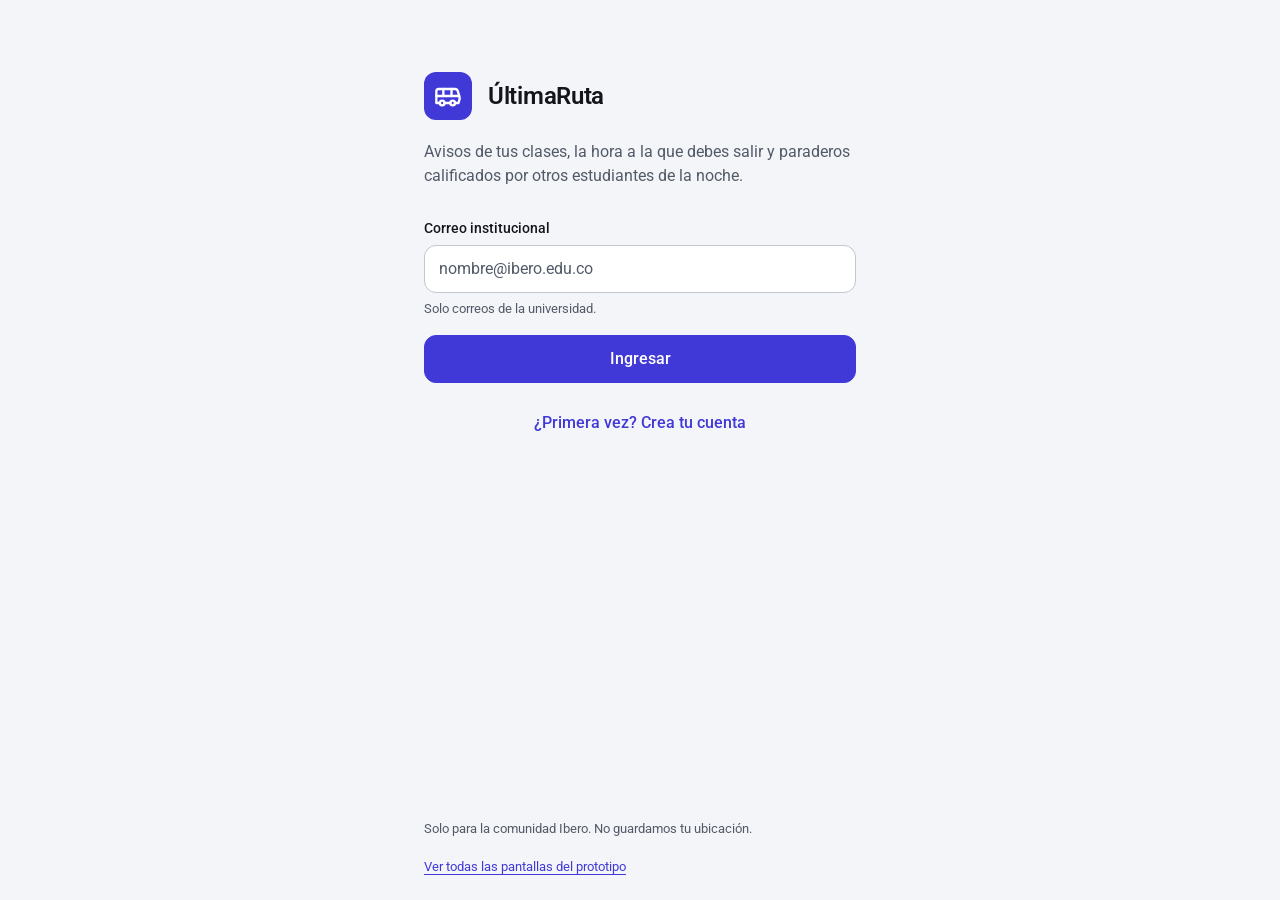
<file: index.html>
<!DOCTYPE html>
<html lang="es" data-bs-theme="light">
<head>
<meta charset="utf-8">
<meta name="viewport" content="width=device-width, initial-scale=1">
<meta name="description" content="Ingreso a ÚltimaRuta con correo institucional">
<title>Ingreso | ÚltimaRuta</title>
<link rel="icon" href="data:image/svg+xml,%3Csvg xmlns='http://www.w3.org/2000/svg' viewBox='0 0 32 32'%3E%3Crect width='32' height='32' rx='8' fill='%234039D8'/%3E%3Cpath d='M10 9h12a2 2 0 0 1 2 2v9H8v-9a2 2 0 0 1 2-2Zm-2 7h16M11 23v2m10-2v2' stroke='white' stroke-width='2' fill='none' stroke-linecap='round'/%3E%3C/svg%3E">
<link rel="stylesheet" href="vendor/bootstrap/bootstrap.min.css">
<link rel="stylesheet" href="css/tokens.css">
<link rel="stylesheet" href="css/app.css">
</head>
<body>

<div class="app">
  <main class="app-main" style="padding:72px 24px 24px;gap:20px">
    <div class="d-flex align-items-center gap-3"><span class="logo"><svg class="ic ic-28" aria-hidden="true"><use href="#i-bus"/></svg></span><span class="t-pantalla">ÚltimaRuta</span></div>
    <p class="text-secondary-ur m-0">Avisos de tus clases, la hora a la que debes salir y paraderos calificados por otros estudiantes de la noche.</p>
    <form class="d-flex flex-column gap-3 mt-2" action="inicio.html" data-correo novalidate>
      <div>
        <label class="form-label" for="correo">Correo institucional</label>
        <input class="form-control" id="correo" type="email" placeholder="nombre@ibero.edu.co" autocomplete="email" required aria-describedby="correo-ayuda correo-error">
        <div class="form-text" id="correo-ayuda">Solo correos de la universidad.</div>
        <div class="invalid-feedback" id="correo-error">Usa tu correo institucional (@ibero.edu.co).</div>
      </div>
      <button class="btn btn-primary w-100" type="submit">Ingresar</button>
      <a class="btn btn-texto w-100" href="registro.html">¿Primera vez? Crea tu cuenta</a>
    </form>
    <p class="t-pequeno text-secondary-ur mt-auto mb-0">Solo para la comunidad Ibero. No guardamos tu ubicación.</p>
    <p class="t-pequeno text-secondary-ur m-0"><a href="pantallas.html">Ver todas las pantallas del prototipo</a></p>
  </main>
</div>
<script src="vendor/bootstrap/bootstrap.bundle.min.js"></script>
<script src="js/app.js"></script>
</body>
</html>
</file>
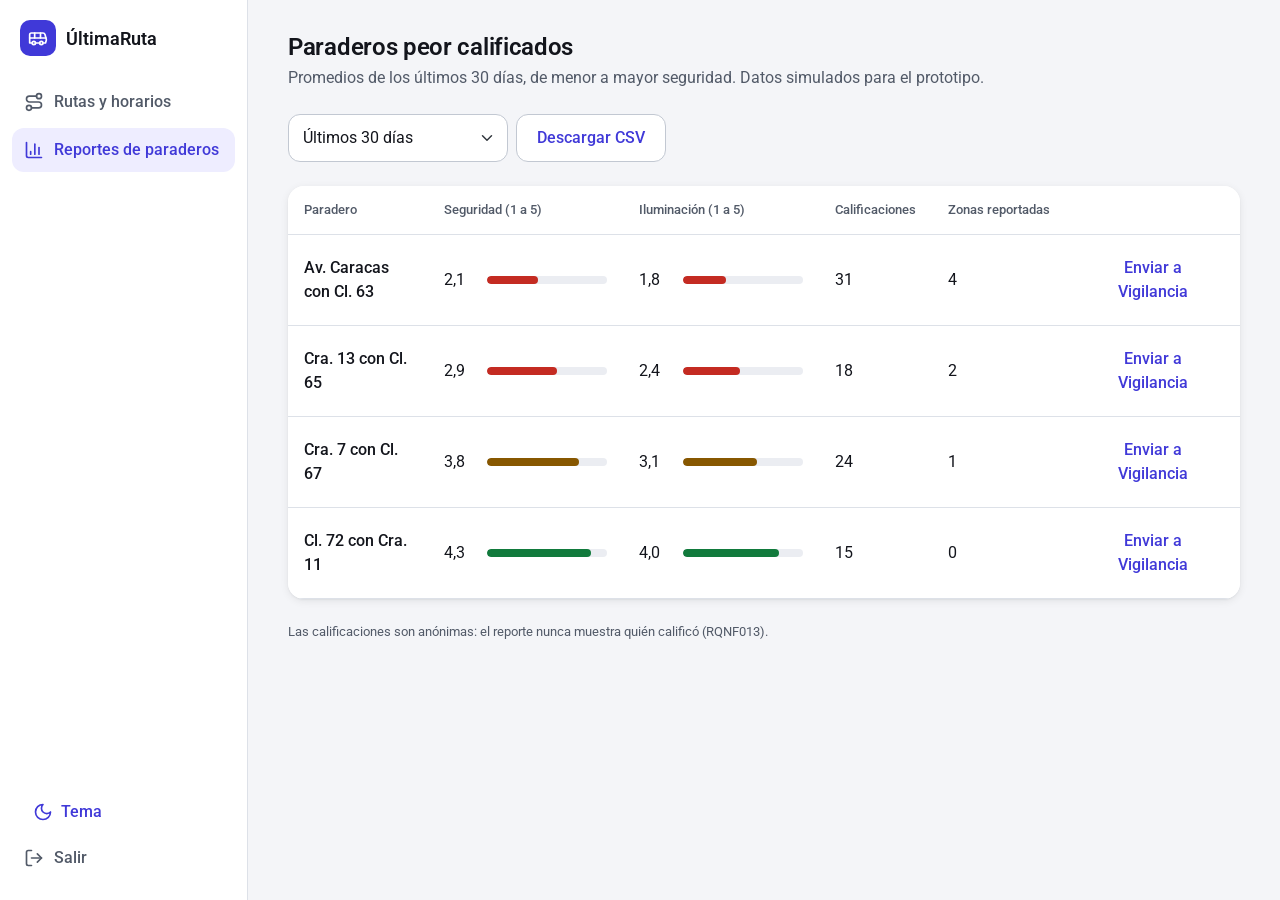
<file: bienestar-reportes.html>
<!DOCTYPE html>
<html lang="es" data-bs-theme="light">
<head>
<meta charset="utf-8">
<meta name="viewport" content="width=device-width, initial-scale=1">
<meta name="description" content="Prototipo de ÚltimaRuta">
<title>Bienestar: reportes de paraderos | ÚltimaRuta</title>
<link rel="icon" href="data:image/svg+xml,%3Csvg xmlns='http://www.w3.org/2000/svg' viewBox='0 0 32 32'%3E%3Crect width='32' height='32' rx='8' fill='%234039D8'/%3E%3Cpath d='M10 9h12a2 2 0 0 1 2 2v9H8v-9a2 2 0 0 1 2-2Zm-2 7h16M11 23v2m10-2v2' stroke='white' stroke-width='2' fill='none' stroke-linecap='round'/%3E%3C/svg%3E">
<link rel="stylesheet" href="vendor/bootstrap/bootstrap.min.css">
<link rel="stylesheet" href="css/tokens.css">
<link rel="stylesheet" href="css/app.css">
</head>
<body>

<div class="escritorio">
  <aside class="lateral" aria-label="Menú de Bienestar">
  <div class="marca"><span class="logo"><svg class="ic " aria-hidden="true"><use href="#i-bus"/></svg></span>ÚltimaRuta</div>
  <a href="bienestar-rutas.html"><svg class="ic " aria-hidden="true"><use href="#i-rutas"/></svg>Rutas y horarios</a><a href="bienestar-reportes.html" aria-current=page><svg class="ic " aria-hidden="true"><use href="#i-reporte"/></svg>Reportes de paraderos</a>
  <div class="pie"><button class="btn btn-texto w-100 justify-content-start" type="button" data-tema><svg class="ic " aria-hidden="true"><use href="#i-luna"/></svg>Tema</button><a href="index.html"><svg class="ic " aria-hidden="true"><use href="#i-salir"/></svg>Salir</a></div>
</aside>
  <main>
    <div><h1 class="t-pantalla m-0">Paraderos peor calificados</h1><p class="text-secondary-ur m-0 mt-1">Promedios de los últimos 30 días, de menor a mayor seguridad. Datos simulados para el prototipo.</p></div>
    <div class="d-flex gap-2 flex-wrap"><select class="form-select" style="max-width:220px" aria-label="Periodo"><option>Últimos 30 días</option><option>Últimos 7 días</option></select><button class="btn btn-secundario" type="button" data-toast="Reporte descargado (CSV)">Descargar CSV</button></div>
    <div class="tabla-wrap"><table class="table tabla-ur"><thead><tr><th>Paradero</th><th>Seguridad (1 a 5)</th><th>Iluminación (1 a 5)</th><th>Calificaciones</th><th>Zonas reportadas</th><th><span class="visually-hidden">Acciones</span></th></tr></thead><tbody><tr><td class="t-fuerte">Av. Caracas con Cl. 63</td><td><div class="d-flex align-items-center gap-2"><span class="num" style="width:2.2em">2,1</span><div class="barra-medida flex-grow-1"><span style="width:42.0%;background:var(--ur-status-danger-text)"></span></div></div></td><td><div class="d-flex align-items-center gap-2"><span class="num" style="width:2.2em">1,8</span><div class="barra-medida flex-grow-1"><span style="width:36.0%;background:var(--ur-status-danger-text)"></span></div></div></td><td class="num">31</td><td class="num">4</td><td class="text-end"><a class="btn btn-texto" href="#" data-toast="Enviado a Vigilancia">Enviar a Vigilancia</a></td></tr><tr><td class="t-fuerte">Cra. 13 con Cl. 65</td><td><div class="d-flex align-items-center gap-2"><span class="num" style="width:2.2em">2,9</span><div class="barra-medida flex-grow-1"><span style="width:58.0%;background:var(--ur-status-danger-text)"></span></div></div></td><td><div class="d-flex align-items-center gap-2"><span class="num" style="width:2.2em">2,4</span><div class="barra-medida flex-grow-1"><span style="width:48.0%;background:var(--ur-status-danger-text)"></span></div></div></td><td class="num">18</td><td class="num">2</td><td class="text-end"><a class="btn btn-texto" href="#" data-toast="Enviado a Vigilancia">Enviar a Vigilancia</a></td></tr><tr><td class="t-fuerte">Cra. 7 con Cl. 67</td><td><div class="d-flex align-items-center gap-2"><span class="num" style="width:2.2em">3,8</span><div class="barra-medida flex-grow-1"><span style="width:76.0%;background:var(--ur-status-warn-text)"></span></div></div></td><td><div class="d-flex align-items-center gap-2"><span class="num" style="width:2.2em">3,1</span><div class="barra-medida flex-grow-1"><span style="width:62.0%;background:var(--ur-status-warn-text)"></span></div></div></td><td class="num">24</td><td class="num">1</td><td class="text-end"><a class="btn btn-texto" href="#" data-toast="Enviado a Vigilancia">Enviar a Vigilancia</a></td></tr><tr><td class="t-fuerte">Cl. 72 con Cra. 11</td><td><div class="d-flex align-items-center gap-2"><span class="num" style="width:2.2em">4,3</span><div class="barra-medida flex-grow-1"><span style="width:86.0%;background:var(--ur-status-ok-text)"></span></div></div></td><td><div class="d-flex align-items-center gap-2"><span class="num" style="width:2.2em">4,0</span><div class="barra-medida flex-grow-1"><span style="width:80.0%;background:var(--ur-status-ok-text)"></span></div></div></td><td class="num">15</td><td class="num">0</td><td class="text-end"><a class="btn btn-texto" href="#" data-toast="Enviado a Vigilancia">Enviar a Vigilancia</a></td></tr></tbody></table></div>
    <p class="t-pequeno text-secondary-ur m-0">Las calificaciones son anónimas: el reporte nunca muestra quién calificó (RQNF013).</p>
  </main>
</div>
<script src="vendor/bootstrap/bootstrap.bundle.min.js"></script>
<script src="js/app.js"></script>
</body>
</html>
</file>
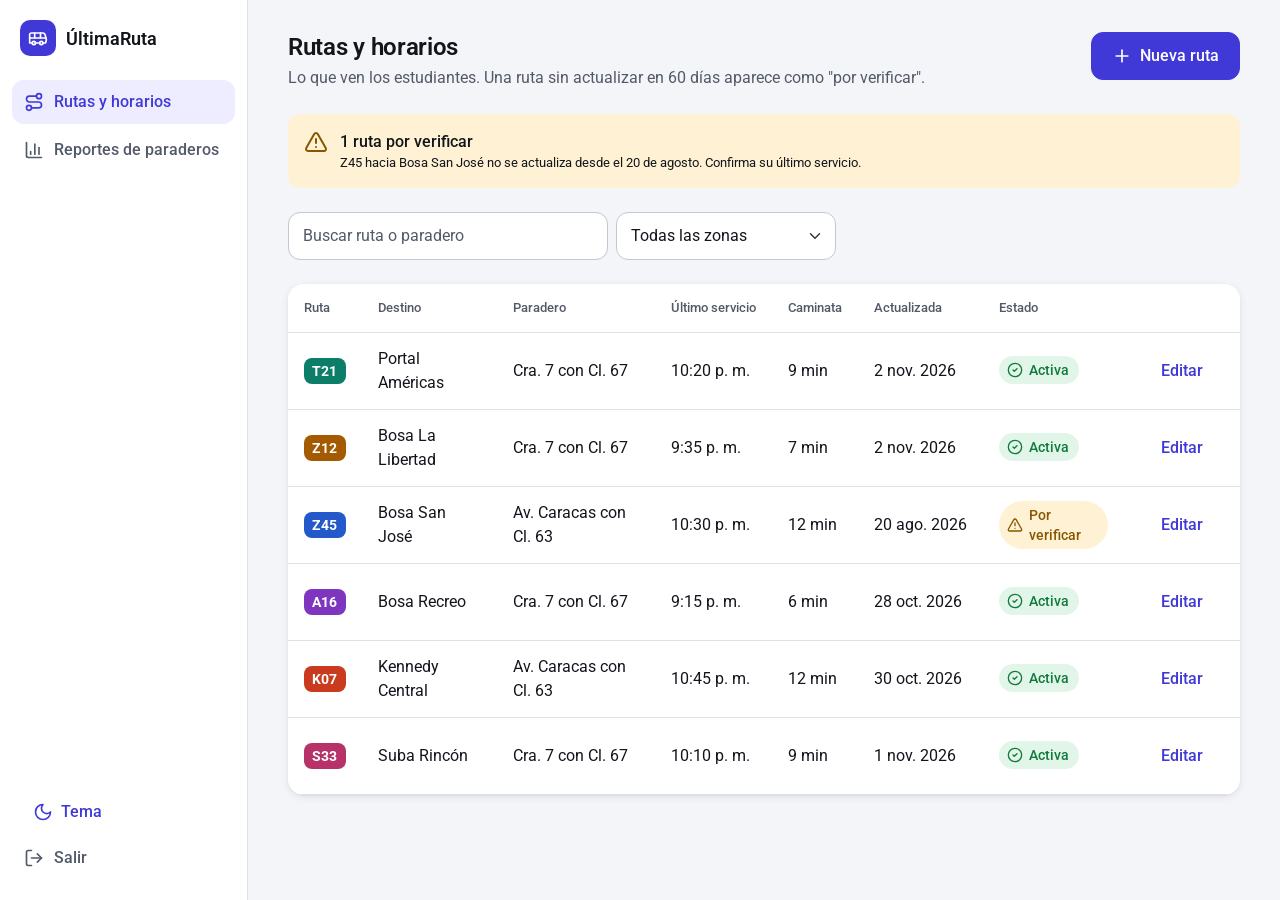
<file: bienestar-rutas.html>
<!DOCTYPE html>
<html lang="es" data-bs-theme="light">
<head>
<meta charset="utf-8">
<meta name="viewport" content="width=device-width, initial-scale=1">
<meta name="description" content="Prototipo de ÚltimaRuta">
<title>Bienestar: rutas y horarios | ÚltimaRuta</title>
<link rel="icon" href="data:image/svg+xml,%3Csvg xmlns='http://www.w3.org/2000/svg' viewBox='0 0 32 32'%3E%3Crect width='32' height='32' rx='8' fill='%234039D8'/%3E%3Cpath d='M10 9h12a2 2 0 0 1 2 2v9H8v-9a2 2 0 0 1 2-2Zm-2 7h16M11 23v2m10-2v2' stroke='white' stroke-width='2' fill='none' stroke-linecap='round'/%3E%3C/svg%3E">
<link rel="stylesheet" href="vendor/bootstrap/bootstrap.min.css">
<link rel="stylesheet" href="css/tokens.css">
<link rel="stylesheet" href="css/app.css">
</head>
<body>

<div class="escritorio">
  <aside class="lateral" aria-label="Menú de Bienestar">
  <div class="marca"><span class="logo"><svg class="ic " aria-hidden="true"><use href="#i-bus"/></svg></span>ÚltimaRuta</div>
  <a href="bienestar-rutas.html" aria-current=page><svg class="ic " aria-hidden="true"><use href="#i-rutas"/></svg>Rutas y horarios</a><a href="bienestar-reportes.html"><svg class="ic " aria-hidden="true"><use href="#i-reporte"/></svg>Reportes de paraderos</a>
  <div class="pie"><button class="btn btn-texto w-100 justify-content-start" type="button" data-tema><svg class="ic " aria-hidden="true"><use href="#i-luna"/></svg>Tema</button><a href="index.html"><svg class="ic " aria-hidden="true"><use href="#i-salir"/></svg>Salir</a></div>
</aside>
  <main>
    <div class="d-flex align-items-start gap-3 flex-wrap">
      <div class="flex-grow-1"><h1 class="t-pantalla m-0">Rutas y horarios</h1><p class="text-secondary-ur m-0 mt-1">Lo que ven los estudiantes. Una ruta sin actualizar en 60 días aparece como "por verificar".</p></div>
      <button class="btn btn-primary" type="button" data-toast="Nueva ruta: formulario de alta"><svg class="ic " aria-hidden="true"><use href="#i-mas"/></svg>Nueva ruta</button>
    </div>
    <div class="aviso aviso-cambio"><svg class="ic " aria-hidden="true"><use href="#i-alerta"/></svg><div><p class="t-fuerte">1 ruta por verificar</p><p class="t-pequeno">Z45 hacia Bosa San José no se actualiza desde el 20 de agosto. Confirma su último servicio.</p></div></div>
    <div class="d-flex gap-2 flex-wrap"><input class="form-control" style="max-width:320px" type="search" placeholder="Buscar ruta o paradero" aria-label="Buscar ruta o paradero"><select class="form-select" style="max-width:220px" aria-label="Zona"><option>Todas las zonas</option><option>Bosa</option><option>Kennedy</option><option>Suba</option></select></div>
    <div class="tabla-wrap"><table class="table table-hover tabla-ur"><thead><tr><th>Ruta</th><th>Destino</th><th>Paradero</th><th>Último servicio</th><th>Caminata</th><th>Actualizada</th><th>Estado</th><th><span class="visually-hidden">Acciones</span></th></tr></thead><tbody><tr><td><span class="ruta ruta-verde">T21</span></td><td>Portal Américas</td><td>Cra. 7 con Cl. 67</td><td class="num">10:20 p. m.</td><td class="num">9 min</td><td class="num">2 nov. 2026</td><td><span class="estado estado-ok"><svg class="ic " aria-hidden="true"><use href="#i-check"/></svg>Activa</span></td><td class="text-end"><a class="btn btn-texto" href="#" data-toast="Editar T21: formulario de ruta">Editar</a></td></tr><tr><td><span class="ruta ruta-ocre">Z12</span></td><td>Bosa La Libertad</td><td>Cra. 7 con Cl. 67</td><td class="num">9:35 p. m.</td><td class="num">7 min</td><td class="num">2 nov. 2026</td><td><span class="estado estado-ok"><svg class="ic " aria-hidden="true"><use href="#i-check"/></svg>Activa</span></td><td class="text-end"><a class="btn btn-texto" href="#" data-toast="Editar Z12: formulario de ruta">Editar</a></td></tr><tr><td><span class="ruta ruta-azul">Z45</span></td><td>Bosa San José</td><td>Av. Caracas con Cl. 63</td><td class="num">10:30 p. m.</td><td class="num">12 min</td><td class="num">20 ago. 2026</td><td><span class="estado estado-verificar"><svg class="ic " aria-hidden="true"><use href="#i-alerta"/></svg>Por verificar</span></td><td class="text-end"><a class="btn btn-texto" href="#" data-toast="Editar Z45: formulario de ruta">Editar</a></td></tr><tr><td><span class="ruta ruta-morado">A16</span></td><td>Bosa Recreo</td><td>Cra. 7 con Cl. 67</td><td class="num">9:15 p. m.</td><td class="num">6 min</td><td class="num">28 oct. 2026</td><td><span class="estado estado-ok"><svg class="ic " aria-hidden="true"><use href="#i-check"/></svg>Activa</span></td><td class="text-end"><a class="btn btn-texto" href="#" data-toast="Editar A16: formulario de ruta">Editar</a></td></tr><tr><td><span class="ruta ruta-rojo">K07</span></td><td>Kennedy Central</td><td>Av. Caracas con Cl. 63</td><td class="num">10:45 p. m.</td><td class="num">12 min</td><td class="num">30 oct. 2026</td><td><span class="estado estado-ok"><svg class="ic " aria-hidden="true"><use href="#i-check"/></svg>Activa</span></td><td class="text-end"><a class="btn btn-texto" href="#" data-toast="Editar K07: formulario de ruta">Editar</a></td></tr><tr><td><span class="ruta ruta-rosa">S33</span></td><td>Suba Rincón</td><td>Cra. 7 con Cl. 67</td><td class="num">10:10 p. m.</td><td class="num">9 min</td><td class="num">1 nov. 2026</td><td><span class="estado estado-ok"><svg class="ic " aria-hidden="true"><use href="#i-check"/></svg>Activa</span></td><td class="text-end"><a class="btn btn-texto" href="#" data-toast="Editar S33: formulario de ruta">Editar</a></td></tr></tbody></table></div>
  </main>
</div>
<script src="vendor/bootstrap/bootstrap.bundle.min.js"></script>
<script src="js/app.js"></script>
</body>
</html>
</file>
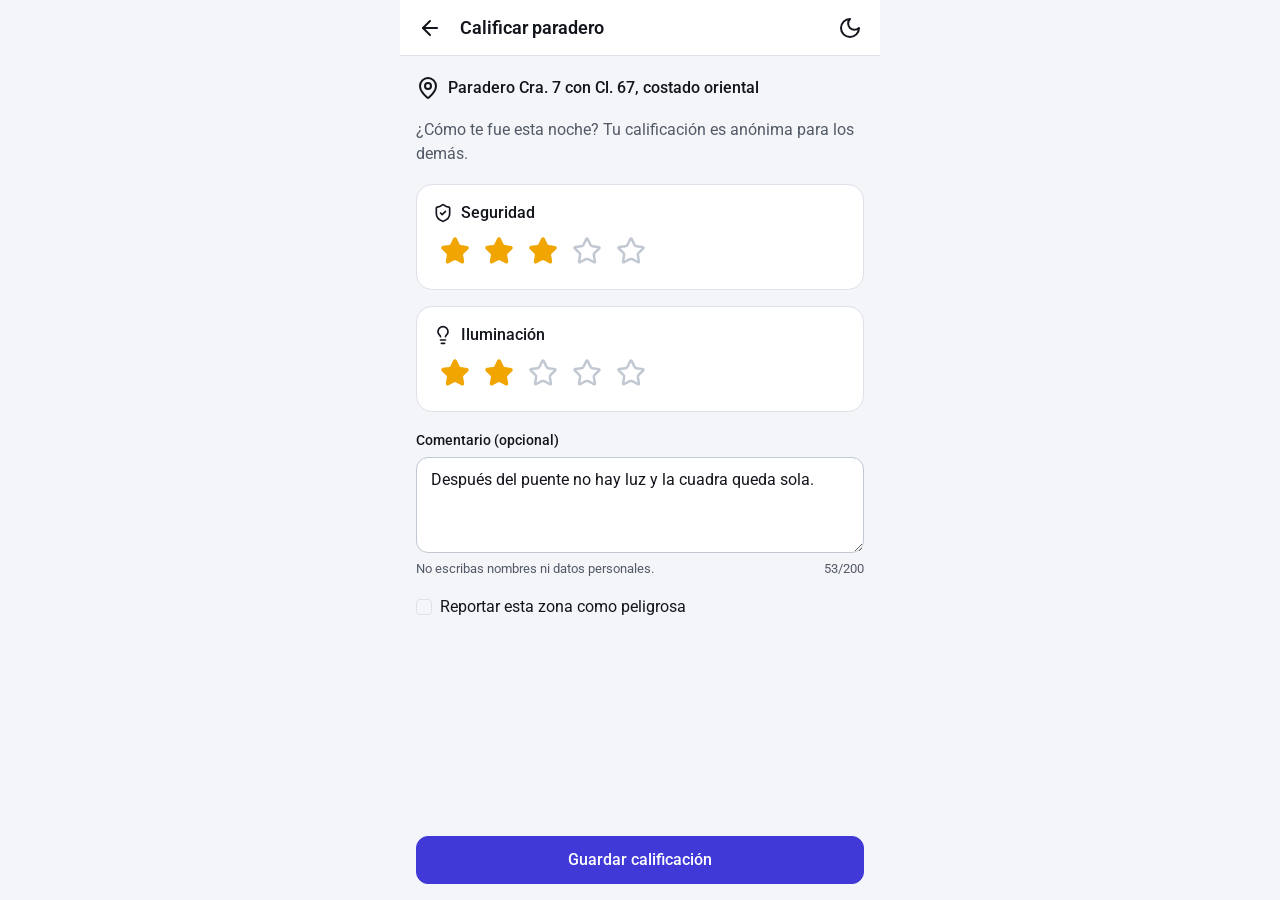
<file: calificar.html>
<!DOCTYPE html>
<html lang="es" data-bs-theme="light">
<head>
<meta charset="utf-8">
<meta name="viewport" content="width=device-width, initial-scale=1">
<meta name="description" content="Prototipo de ÚltimaRuta">
<title>Calificar paradero | ÚltimaRuta</title>
<link rel="icon" href="data:image/svg+xml,%3Csvg xmlns='http://www.w3.org/2000/svg' viewBox='0 0 32 32'%3E%3Crect width='32' height='32' rx='8' fill='%234039D8'/%3E%3Cpath d='M10 9h12a2 2 0 0 1 2 2v9H8v-9a2 2 0 0 1 2-2Zm-2 7h16M11 23v2m10-2v2' stroke='white' stroke-width='2' fill='none' stroke-linecap='round'/%3E%3C/svg%3E">
<link rel="stylesheet" href="vendor/bootstrap/bootstrap.min.css">
<link rel="stylesheet" href="css/tokens.css">
<link rel="stylesheet" href="css/app.css">
</head>
<body>

<div class="app">
  <header class="barra-superior con-atras"><a class="btn-icono" href="ruta.html" aria-label="Volver"><svg class="ic ic-24" aria-hidden="true"><use href="#i-atras"/></svg></a><h1>Calificar paradero</h1><button class="btn-icono" type="button" data-tema aria-label="Usar tema oscuro"><svg class="ic ic-24" aria-hidden="true"><use href="#i-luna"/></svg></button></header>
  <main class="app-main" style="padding-top:20px;gap:18px">
    <div class="d-flex align-items-center gap-2 t-fuerte"><svg class="ic ic-24" aria-hidden="true"><use href="#i-paradero"/></svg><span>Paradero Cra. 7 con Cl. 67, costado oriental</span></div>
    <p class="text-secondary-ur m-0">¿Cómo te fue esta noche? Tu calificación es anónima para los demás.</p>
    <form class="d-flex flex-column gap-3 flex-grow-1" action="ruta.html">
      <div class="tarjeta-borde"><div class="d-flex align-items-center gap-2 t-fuerte mb-1"><svg class="ic " aria-hidden="true"><use href="#i-seguridad"/></svg>Seguridad</div><fieldset class="calificar"><input type="radio" name="seg" id="seg-5" value="5" ><label for="seg-5" title="5 de 5"><span class="visually-hidden">5 de 5</span><svg class="ic " aria-hidden="true"><use href="#i-estrella"/></svg></label><input type="radio" name="seg" id="seg-4" value="4" ><label for="seg-4" title="4 de 5"><span class="visually-hidden">4 de 5</span><svg class="ic " aria-hidden="true"><use href="#i-estrella"/></svg></label><input type="radio" name="seg" id="seg-3" value="3" checked><label for="seg-3" title="3 de 5"><span class="visually-hidden">3 de 5</span><svg class="ic " aria-hidden="true"><use href="#i-estrella"/></svg></label><input type="radio" name="seg" id="seg-2" value="2" ><label for="seg-2" title="2 de 5"><span class="visually-hidden">2 de 5</span><svg class="ic " aria-hidden="true"><use href="#i-estrella"/></svg></label><input type="radio" name="seg" id="seg-1" value="1" ><label for="seg-1" title="1 de 5"><span class="visually-hidden">1 de 5</span><svg class="ic " aria-hidden="true"><use href="#i-estrella"/></svg></label></fieldset></div>
      <div class="tarjeta-borde"><div class="d-flex align-items-center gap-2 t-fuerte mb-1"><svg class="ic " aria-hidden="true"><use href="#i-iluminacion"/></svg>Iluminación</div><fieldset class="calificar"><input type="radio" name="ilu" id="ilu-5" value="5" ><label for="ilu-5" title="5 de 5"><span class="visually-hidden">5 de 5</span><svg class="ic " aria-hidden="true"><use href="#i-estrella"/></svg></label><input type="radio" name="ilu" id="ilu-4" value="4" ><label for="ilu-4" title="4 de 5"><span class="visually-hidden">4 de 5</span><svg class="ic " aria-hidden="true"><use href="#i-estrella"/></svg></label><input type="radio" name="ilu" id="ilu-3" value="3" ><label for="ilu-3" title="3 de 5"><span class="visually-hidden">3 de 5</span><svg class="ic " aria-hidden="true"><use href="#i-estrella"/></svg></label><input type="radio" name="ilu" id="ilu-2" value="2" checked><label for="ilu-2" title="2 de 5"><span class="visually-hidden">2 de 5</span><svg class="ic " aria-hidden="true"><use href="#i-estrella"/></svg></label><input type="radio" name="ilu" id="ilu-1" value="1" ><label for="ilu-1" title="1 de 5"><span class="visually-hidden">1 de 5</span><svg class="ic " aria-hidden="true"><use href="#i-estrella"/></svg></label></fieldset></div>
      <div><label class="form-label" for="comentario">Comentario (opcional)</label><textarea class="form-control" id="comentario" maxlength="200" data-contador="cont">Después del puente no hay luz y la cuadra queda sola.</textarea><div class="d-flex form-text"><span class="flex-grow-1">No escribas nombres ni datos personales.</span><span id="cont">0/200</span></div></div>
      <div class="form-check"><input class="form-check-input" type="checkbox" id="reporte"><label class="form-check-label" for="reporte">Reportar esta zona como peligrosa</label></div>
      <button class="btn btn-primary w-100 mt-auto" type="submit" data-toast="Calificación guardada. Gracias por cuidar a los demás.">Guardar calificación</button>
    </form>
  </main>
</div>
<script src="vendor/bootstrap/bootstrap.bundle.min.js"></script>
<script src="js/app.js"></script>
</body>
</html>
</file>
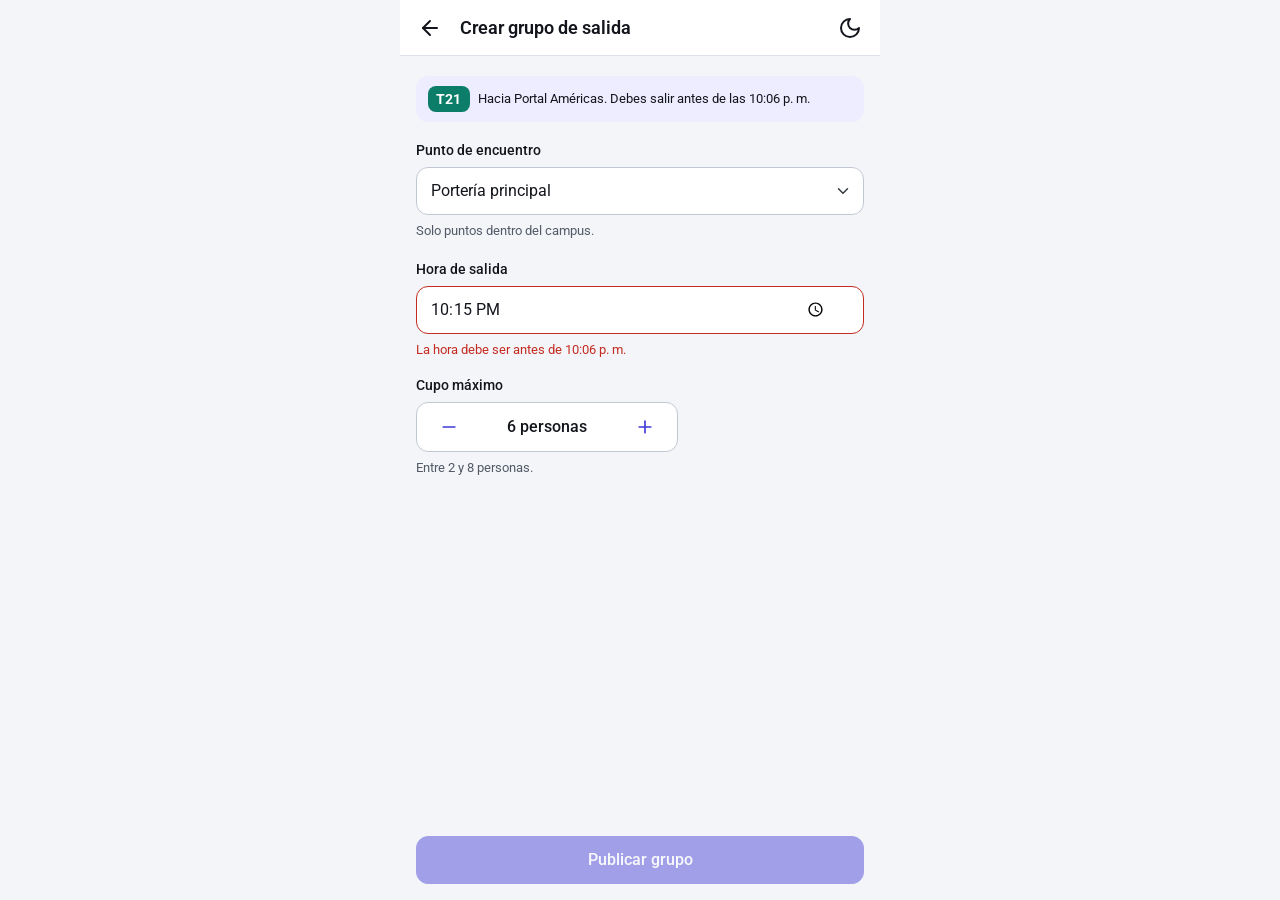
<file: crear-grupo.html>
<!DOCTYPE html>
<html lang="es" data-bs-theme="light">
<head>
<meta charset="utf-8">
<meta name="viewport" content="width=device-width, initial-scale=1">
<meta name="description" content="Prototipo de ÚltimaRuta">
<title>Crear grupo de salida | ÚltimaRuta</title>
<link rel="icon" href="data:image/svg+xml,%3Csvg xmlns='http://www.w3.org/2000/svg' viewBox='0 0 32 32'%3E%3Crect width='32' height='32' rx='8' fill='%234039D8'/%3E%3Cpath d='M10 9h12a2 2 0 0 1 2 2v9H8v-9a2 2 0 0 1 2-2Zm-2 7h16M11 23v2m10-2v2' stroke='white' stroke-width='2' fill='none' stroke-linecap='round'/%3E%3C/svg%3E">
<link rel="stylesheet" href="vendor/bootstrap/bootstrap.min.css">
<link rel="stylesheet" href="css/tokens.css">
<link rel="stylesheet" href="css/app.css">
</head>
<body>

<div class="app">
  <header class="barra-superior con-atras"><a class="btn-icono" href="ruta.html" aria-label="Volver"><svg class="ic ic-24" aria-hidden="true"><use href="#i-atras"/></svg></a><h1>Crear grupo de salida</h1><button class="btn-icono" type="button" data-tema aria-label="Usar tema oscuro"><svg class="ic ic-24" aria-hidden="true"><use href="#i-luna"/></svg></button></header>
  <main class="app-main" style="padding-top:20px">
    <div class="contexto"><span class="ruta ruta-verde">T21</span><span>Hacia Portal Américas. Debes salir antes de las 10:06 p. m.</span></div>
    <form class="d-flex flex-column gap-3 flex-grow-1" action="mis-grupos.html">
      <div><label class="form-label" for="punto">Punto de encuentro</label><select class="form-select" id="punto"><option>Portería principal</option><option>Bloque A, primer piso</option><option>Plazoleta central</option></select><div class="form-text">Solo puntos dentro del campus.</div></div>
      <div><label class="form-label" for="hora">Hora de salida</label><input class="form-control is-invalid" id="hora" type="time" value="22:15" data-limite="22:06" aria-describedby="hora-error"><div class="invalid-feedback" id="hora-error">La hora debe ser antes de 10:06 p. m.</div></div>
      <div><span class="form-label d-block">Cupo máximo</span><div class="cupo" data-cupo><button type="button" aria-label="Quitar una persona"><svg class="ic " aria-hidden="true"><use href="#i-menos"/></svg></button><output data-valor="6" aria-live="polite">6 personas</output><button type="button" data-mas aria-label="Agregar una persona"><svg class="ic " aria-hidden="true"><use href="#i-mas"/></svg></button></div><div class="form-text">Entre 2 y 8 personas.</div></div>
      <button class="btn btn-primary w-100 mt-auto" type="submit" data-publicar>Publicar grupo</button>
    </form>
  </main>
</div>
<script src="vendor/bootstrap/bootstrap.bundle.min.js"></script>
<script src="js/app.js"></script>
</body>
</html>
</file>
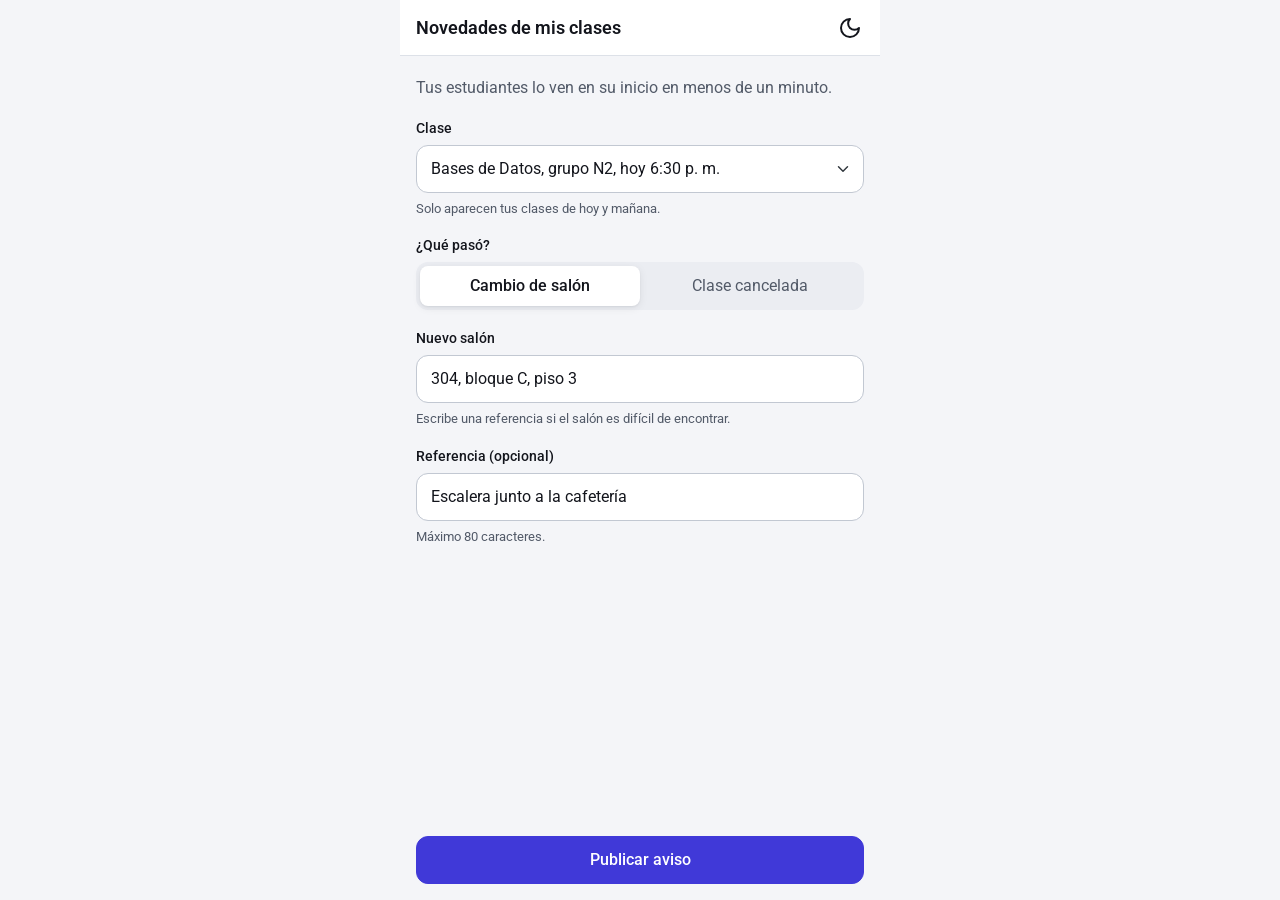
<file: docente.html>
<!DOCTYPE html>
<html lang="es" data-bs-theme="light">
<head>
<meta charset="utf-8">
<meta name="viewport" content="width=device-width, initial-scale=1">
<meta name="description" content="Prototipo de ÚltimaRuta">
<title>Novedades de mis clases | ÚltimaRuta</title>
<link rel="icon" href="data:image/svg+xml,%3Csvg xmlns='http://www.w3.org/2000/svg' viewBox='0 0 32 32'%3E%3Crect width='32' height='32' rx='8' fill='%234039D8'/%3E%3Cpath d='M10 9h12a2 2 0 0 1 2 2v9H8v-9a2 2 0 0 1 2-2Zm-2 7h16M11 23v2m10-2v2' stroke='white' stroke-width='2' fill='none' stroke-linecap='round'/%3E%3C/svg%3E">
<link rel="stylesheet" href="vendor/bootstrap/bootstrap.min.css">
<link rel="stylesheet" href="css/tokens.css">
<link rel="stylesheet" href="css/app.css">
</head>
<body>

<div class="app">
  <header class="barra-superior"><h1>Novedades de mis clases</h1><button class="btn-icono" type="button" data-tema aria-label="Usar tema oscuro"><svg class="ic ic-24" aria-hidden="true"><use href="#i-luna"/></svg></button></header>
  <main class="app-main" style="padding-top:20px">
    <p class="text-secondary-ur m-0">Tus estudiantes lo ven en su inicio en menos de un minuto.</p>
    <form class="d-flex flex-column gap-3 flex-grow-1" onsubmit="event.preventDefault();urToast('Aviso publicado para 32 estudiantes de Bases de Datos.')">
      <div><label class="form-label" for="clase">Clase</label><select class="form-select" id="clase"><option>Bases de Datos, grupo N2, hoy 6:30 p. m.</option><option>Programación Web, grupo N1, mañana 6:30 p. m.</option></select><div class="form-text">Solo aparecen tus clases de hoy y mañana.</div></div>
      <div><span class="form-label d-block">¿Qué pasó?</span><div class="segmentado" role="radiogroup"><input type="radio" class="btn-check" name="novedad" id="n-cambio" value="cambio" checked><label class="btn" for="n-cambio">Cambio de salón</label><input type="radio" class="btn-check" name="novedad" id="n-cancelada" value="cancelada"><label class="btn" for="n-cancelada">Clase cancelada</label></div></div>
      <div data-solo-cambio><label class="form-label" for="salon">Nuevo salón</label><input class="form-control" id="salon" value="304, bloque C, piso 3" required><div class="form-text">Escribe una referencia si el salón es difícil de encontrar.</div></div>
      <div data-solo-cambio><label class="form-label" for="ref">Referencia (opcional)</label><input class="form-control" id="ref" value="Escalera junto a la cafetería" maxlength="80"><div class="form-text">Máximo 80 caracteres.</div></div>
      <button class="btn btn-primary w-100 mt-auto" type="submit">Publicar aviso</button>
    </form>
  </main>
</div>
<script src="vendor/bootstrap/bootstrap.bundle.min.js"></script>
<script src="js/app.js"></script>
</body>
</html>
</file>
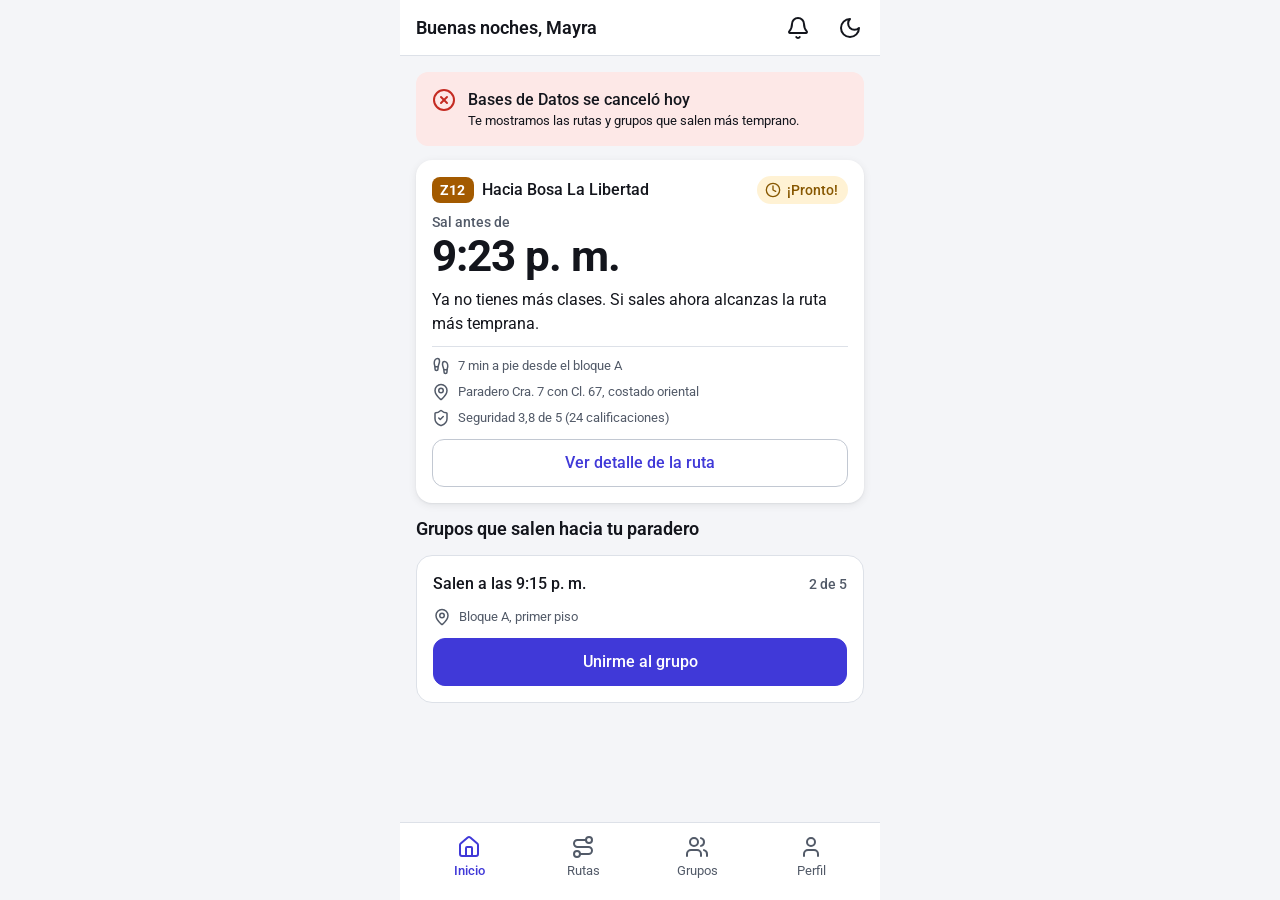
<file: inicio-cancelada.html>
<!DOCTYPE html>
<html lang="es" data-bs-theme="light">
<head>
<meta charset="utf-8">
<meta name="viewport" content="width=device-width, initial-scale=1">
<meta name="description" content="Prototipo de ÚltimaRuta">
<title>Inicio: clase cancelada | ÚltimaRuta</title>
<link rel="icon" href="data:image/svg+xml,%3Csvg xmlns='http://www.w3.org/2000/svg' viewBox='0 0 32 32'%3E%3Crect width='32' height='32' rx='8' fill='%234039D8'/%3E%3Cpath d='M10 9h12a2 2 0 0 1 2 2v9H8v-9a2 2 0 0 1 2-2Zm-2 7h16M11 23v2m10-2v2' stroke='white' stroke-width='2' fill='none' stroke-linecap='round'/%3E%3C/svg%3E">
<link rel="stylesheet" href="vendor/bootstrap/bootstrap.min.css">
<link rel="stylesheet" href="css/tokens.css">
<link rel="stylesheet" href="css/app.css">
</head>
<body>

<div class="app">
  <header class="barra-superior"><h1>Buenas noches, Mayra</h1><a class="btn-icono" href="inicio.html" aria-label="Avisos de clase"><svg class="ic ic-24" aria-hidden="true"><use href="#i-aviso"/></svg></a><button class="btn-icono" type="button" data-tema aria-label="Usar tema oscuro"><svg class="ic ic-24" aria-hidden="true"><use href="#i-luna"/></svg></button></header>
  <main class="app-main con-nav" style="gap:14px">
    <div class="aviso aviso-cancelada" role="status"><svg class="ic " aria-hidden="true"><use href="#i-x"/></svg><div><p class="t-fuerte">Bases de Datos se canceló hoy</p><p class="t-pequeno">Te mostramos las rutas y grupos que salen más temprano.</p></div></div>
    <section class="tarjeta d-flex flex-column gap-2" aria-labelledby="salida">
      <h2 class="visually-hidden" id="salida">Tu salida de hoy</h2>
      <div class="d-flex align-items-center gap-2"><span class="ruta ruta-ocre">Z12</span><span class="t-fuerte flex-grow-1">Hacia Bosa La Libertad</span><span class="estado estado-pronto"><svg class="ic " aria-hidden="true"><use href="#i-reloj"/></svg>¡Pronto!</span></div>
      <div><div class="t-etiqueta text-secondary-ur">Sal antes de</div><div class="t-hora num">9:23 p. m.</div></div>
      <p class="m-0">Ya no tienes más clases. Si sales ahora alcanzas la ruta más temprana.</p>
      <hr class="divisor">
      <div class="dato"><svg class="ic " aria-hidden="true"><use href="#i-caminata"/></svg><span>7 min a pie desde el bloque A</span></div>
      <div class="dato"><svg class="ic " aria-hidden="true"><use href="#i-paradero"/></svg><span>Paradero Cra. 7 con Cl. 67, costado oriental</span></div>
      <div class="dato"><svg class="ic " aria-hidden="true"><use href="#i-seguridad"/></svg><span>Seguridad 3,8 de 5 (24 calificaciones)</span></div>
      <a class="btn btn-secundario w-100 mt-1" href="ruta.html">Ver detalle de la ruta</a>
    </section>
    <h2 class="t-seccion m-0">Grupos que salen hacia tu paradero</h2>
    <article class="tarjeta-borde grupo">
  <div class="d-flex align-items-center gap-2"><span class="t-fuerte flex-grow-1">Salen a las 9:15 p. m.</span><span class="t-etiqueta text-secondary-ur">2 de 5</span></div>
  <div class="dato"><svg class="ic ic-16" aria-hidden="true"><use href="#i-paradero"/></svg><span>Bloque A, primer piso</span></div>
  <button class="btn btn-primary w-100" type="button" data-toast="Te uniste al grupo de las 9:50 p. m.">Unirme al grupo</button>
</article>
  </main>
  <nav class="barra-inferior" aria-label="Navegación principal"><a href="inicio.html" aria-current="page"><svg class="ic " aria-hidden="true"><use href="#i-inicio"/></svg><span>Inicio</span></a><a href="rutas.html"><svg class="ic " aria-hidden="true"><use href="#i-rutas"/></svg><span>Rutas</span></a><a href="mis-grupos.html"><svg class="ic " aria-hidden="true"><use href="#i-grupo"/></svg><span>Grupos</span></a><a href="perfil.html"><svg class="ic " aria-hidden="true"><use href="#i-perfil"/></svg><span>Perfil</span></a></nav>
</div>
<script src="vendor/bootstrap/bootstrap.bundle.min.js"></script>
<script src="js/app.js"></script>
</body>
</html>
</file>
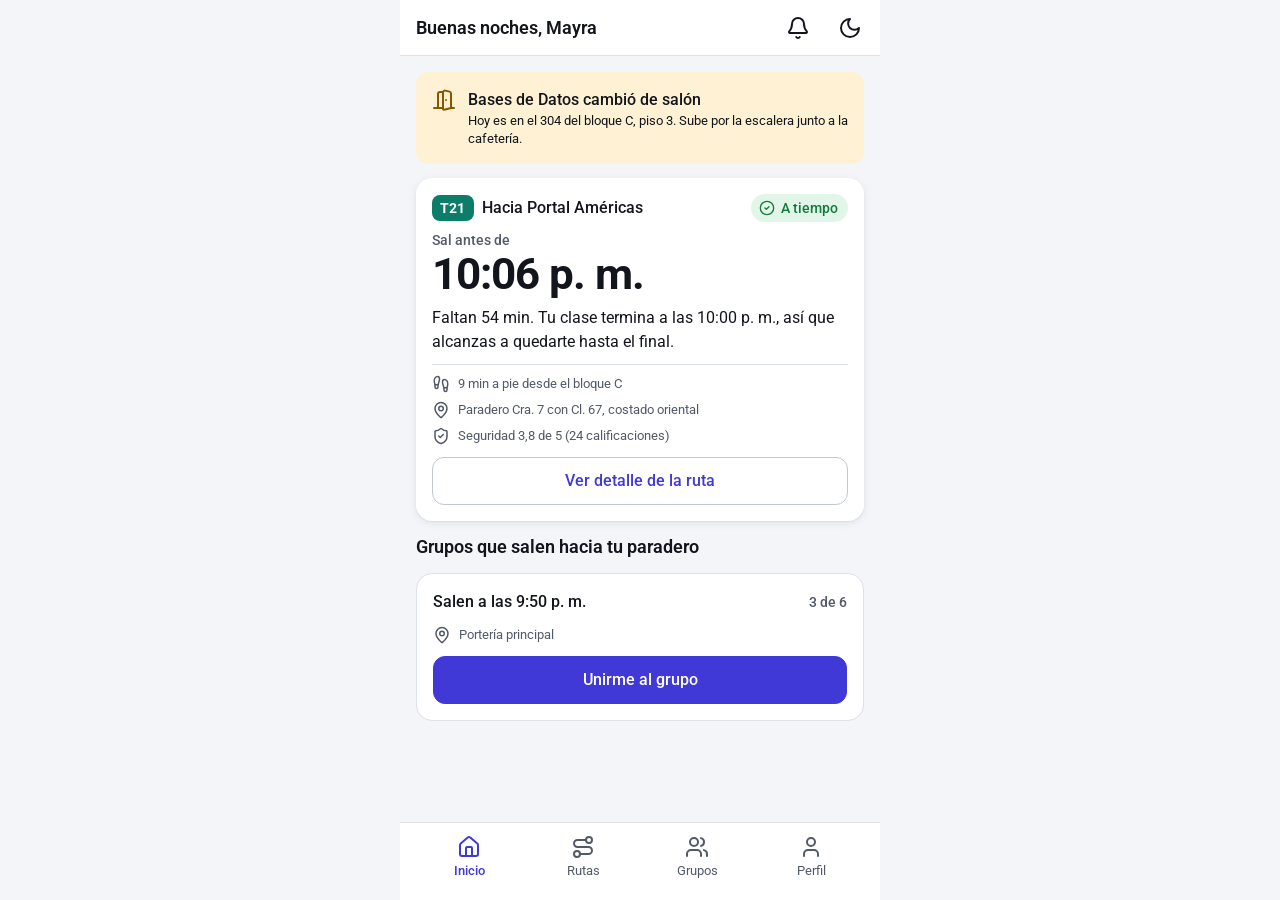
<file: inicio.html>
<!DOCTYPE html>
<html lang="es" data-bs-theme="light">
<head>
<meta charset="utf-8">
<meta name="viewport" content="width=device-width, initial-scale=1">
<meta name="description" content="Prototipo de ÚltimaRuta">
<title>Inicio | ÚltimaRuta</title>
<link rel="icon" href="data:image/svg+xml,%3Csvg xmlns='http://www.w3.org/2000/svg' viewBox='0 0 32 32'%3E%3Crect width='32' height='32' rx='8' fill='%234039D8'/%3E%3Cpath d='M10 9h12a2 2 0 0 1 2 2v9H8v-9a2 2 0 0 1 2-2Zm-2 7h16M11 23v2m10-2v2' stroke='white' stroke-width='2' fill='none' stroke-linecap='round'/%3E%3C/svg%3E">
<link rel="stylesheet" href="vendor/bootstrap/bootstrap.min.css">
<link rel="stylesheet" href="css/tokens.css">
<link rel="stylesheet" href="css/app.css">
</head>
<body>

<div class="app">
  <header class="barra-superior"><h1>Buenas noches, Mayra</h1><a class="btn-icono" href="inicio.html" aria-label="Avisos de clase"><svg class="ic ic-24" aria-hidden="true"><use href="#i-aviso"/></svg></a><button class="btn-icono" type="button" data-tema aria-label="Usar tema oscuro"><svg class="ic ic-24" aria-hidden="true"><use href="#i-luna"/></svg></button></header>
  <main class="app-main con-nav" style="gap:14px">
    <div class="aviso aviso-cambio" role="status"><svg class="ic " aria-hidden="true"><use href="#i-salon"/></svg><div><p class="t-fuerte">Bases de Datos cambió de salón</p><p class="t-pequeno">Hoy es en el 304 del bloque C, piso 3. Sube por la escalera junto a la cafetería.</p></div></div>
    <section class="tarjeta d-flex flex-column gap-2" aria-labelledby="salida">
      <h2 class="visually-hidden" id="salida">Tu salida de hoy</h2>
      <div class="d-flex align-items-center gap-2"><span class="ruta ruta-verde">T21</span><span class="t-fuerte flex-grow-1">Hacia Portal Américas</span><span class="estado estado-ok"><svg class="ic " aria-hidden="true"><use href="#i-check"/></svg>A tiempo</span></div>
      <div><div class="t-etiqueta text-secondary-ur">Sal antes de</div><div class="t-hora num">10:06 p. m.</div></div>
      <p class="m-0">Faltan 54 min. Tu clase termina a las 10:00 p. m., así que alcanzas a quedarte hasta el final.</p>
      <hr class="divisor">
      <div class="dato"><svg class="ic " aria-hidden="true"><use href="#i-caminata"/></svg><span>9 min a pie desde el bloque C</span></div>
      <div class="dato"><svg class="ic " aria-hidden="true"><use href="#i-paradero"/></svg><span>Paradero Cra. 7 con Cl. 67, costado oriental</span></div>
      <div class="dato"><svg class="ic " aria-hidden="true"><use href="#i-seguridad"/></svg><span>Seguridad 3,8 de 5 (24 calificaciones)</span></div>
      <a class="btn btn-secundario w-100 mt-1" href="ruta.html">Ver detalle de la ruta</a>
    </section>
    <h2 class="t-seccion m-0">Grupos que salen hacia tu paradero</h2>
    <article class="tarjeta-borde grupo">
  <div class="d-flex align-items-center gap-2"><span class="t-fuerte flex-grow-1">Salen a las 9:50 p. m.</span><span class="t-etiqueta text-secondary-ur">3 de 6</span></div>
  <div class="dato"><svg class="ic ic-16" aria-hidden="true"><use href="#i-paradero"/></svg><span>Portería principal</span></div>
  <button class="btn btn-primary w-100" type="button" data-toast="Te uniste al grupo de las 9:50 p. m.">Unirme al grupo</button>
</article>
  </main>
  <nav class="barra-inferior" aria-label="Navegación principal"><a href="inicio.html" aria-current="page"><svg class="ic " aria-hidden="true"><use href="#i-inicio"/></svg><span>Inicio</span></a><a href="rutas.html"><svg class="ic " aria-hidden="true"><use href="#i-rutas"/></svg><span>Rutas</span></a><a href="mis-grupos.html"><svg class="ic " aria-hidden="true"><use href="#i-grupo"/></svg><span>Grupos</span></a><a href="perfil.html"><svg class="ic " aria-hidden="true"><use href="#i-perfil"/></svg><span>Perfil</span></a></nav>
</div>
<script src="vendor/bootstrap/bootstrap.bundle.min.js"></script>
<script src="js/app.js"></script>
</body>
</html>
</file>
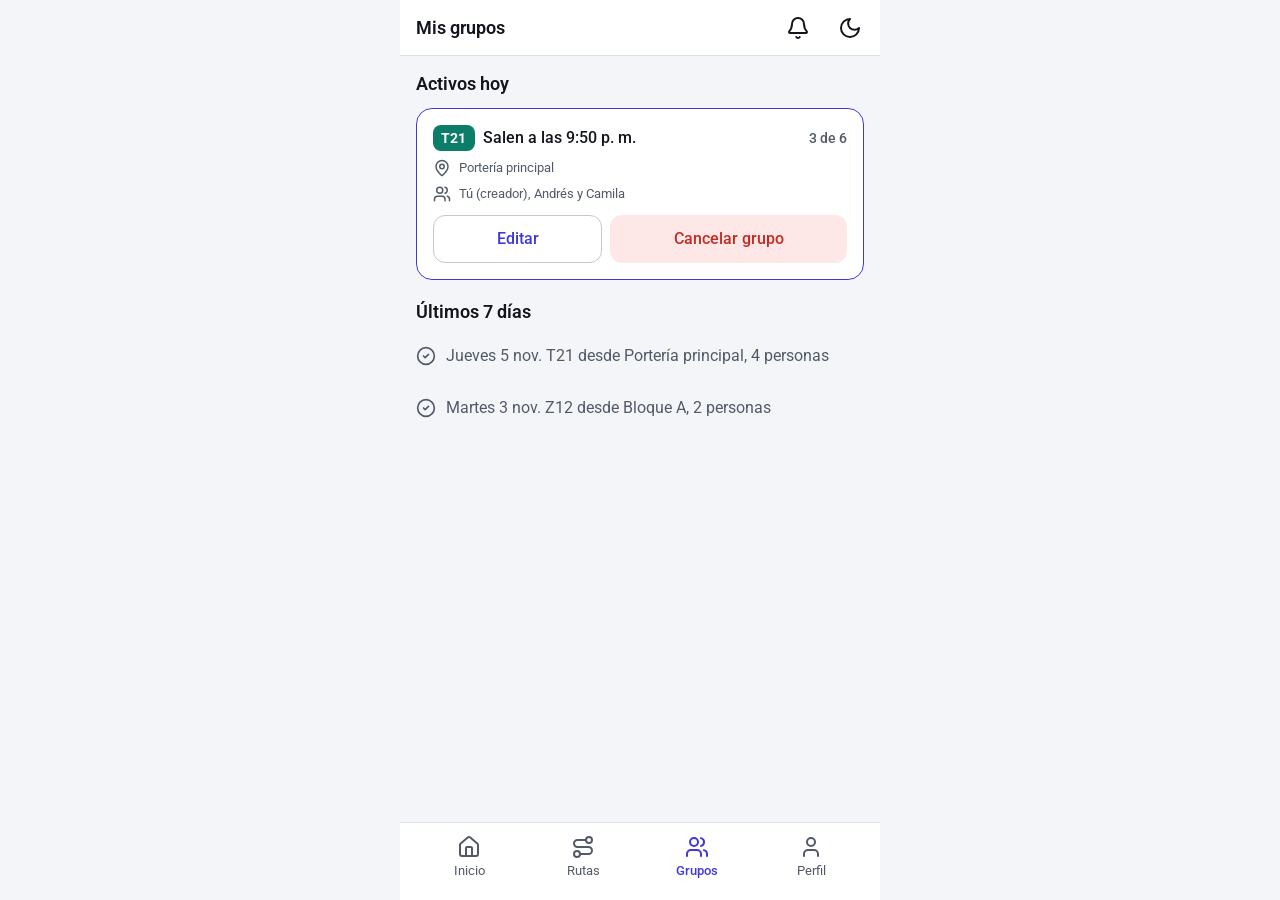
<file: mis-grupos.html>
<!DOCTYPE html>
<html lang="es" data-bs-theme="light">
<head>
<meta charset="utf-8">
<meta name="viewport" content="width=device-width, initial-scale=1">
<meta name="description" content="Prototipo de ÚltimaRuta">
<title>Mis grupos | ÚltimaRuta</title>
<link rel="icon" href="data:image/svg+xml,%3Csvg xmlns='http://www.w3.org/2000/svg' viewBox='0 0 32 32'%3E%3Crect width='32' height='32' rx='8' fill='%234039D8'/%3E%3Cpath d='M10 9h12a2 2 0 0 1 2 2v9H8v-9a2 2 0 0 1 2-2Zm-2 7h16M11 23v2m10-2v2' stroke='white' stroke-width='2' fill='none' stroke-linecap='round'/%3E%3C/svg%3E">
<link rel="stylesheet" href="vendor/bootstrap/bootstrap.min.css">
<link rel="stylesheet" href="css/tokens.css">
<link rel="stylesheet" href="css/app.css">
</head>
<body>

<div class="app">
  <header class="barra-superior"><h1>Mis grupos</h1><a class="btn-icono" href="inicio.html" aria-label="Avisos de clase"><svg class="ic ic-24" aria-hidden="true"><use href="#i-aviso"/></svg></a><button class="btn-icono" type="button" data-tema aria-label="Usar tema oscuro"><svg class="ic ic-24" aria-hidden="true"><use href="#i-luna"/></svg></button></header>
  <main class="app-main con-nav" style="gap:12px">
    <h2 class="t-seccion m-0">Activos hoy</h2>
    <article class="tarjeta-borde tarjeta-marca d-flex flex-column gap-2">
      <div class="d-flex align-items-center gap-2"><span class="ruta ruta-verde">T21</span><span class="t-fuerte flex-grow-1">Salen a las 9:50 p. m.</span><span class="t-etiqueta text-secondary-ur">3 de 6</span></div>
      <div class="dato"><svg class="ic " aria-hidden="true"><use href="#i-paradero"/></svg><span>Portería principal</span></div>
      <div class="dato"><svg class="ic " aria-hidden="true"><use href="#i-grupo"/></svg><span>Tú (creador), Andrés y Camila</span></div>
      <div class="d-flex gap-2 mt-1"><a class="btn btn-secundario flex-fill" href="crear-grupo.html">Editar</a><button class="btn btn-peligro flex-fill" type="button" data-toast="Grupo cancelado. Avisamos a Andrés y Camila.">Cancelar grupo</button></div>
    </article>
    <h2 class="t-seccion m-0 mt-2">Últimos 7 días</h2>
    <div class="dato dato-cuerpo text-secondary-ur py-2"><svg class="ic " aria-hidden="true"><use href="#i-check"/></svg><span>Jueves 5 nov. T21 desde Portería principal, 4 personas</span></div>
    <div class="dato dato-cuerpo text-secondary-ur py-2"><svg class="ic " aria-hidden="true"><use href="#i-check"/></svg><span>Martes 3 nov. Z12 desde Bloque A, 2 personas</span></div>
  </main>
  <nav class="barra-inferior" aria-label="Navegación principal"><a href="inicio.html"><svg class="ic " aria-hidden="true"><use href="#i-inicio"/></svg><span>Inicio</span></a><a href="rutas.html"><svg class="ic " aria-hidden="true"><use href="#i-rutas"/></svg><span>Rutas</span></a><a href="mis-grupos.html" aria-current="page"><svg class="ic " aria-hidden="true"><use href="#i-grupo"/></svg><span>Grupos</span></a><a href="perfil.html"><svg class="ic " aria-hidden="true"><use href="#i-perfil"/></svg><span>Perfil</span></a></nav>
</div>
<script src="vendor/bootstrap/bootstrap.bundle.min.js"></script>
<script src="js/app.js"></script>
</body>
</html>
</file>
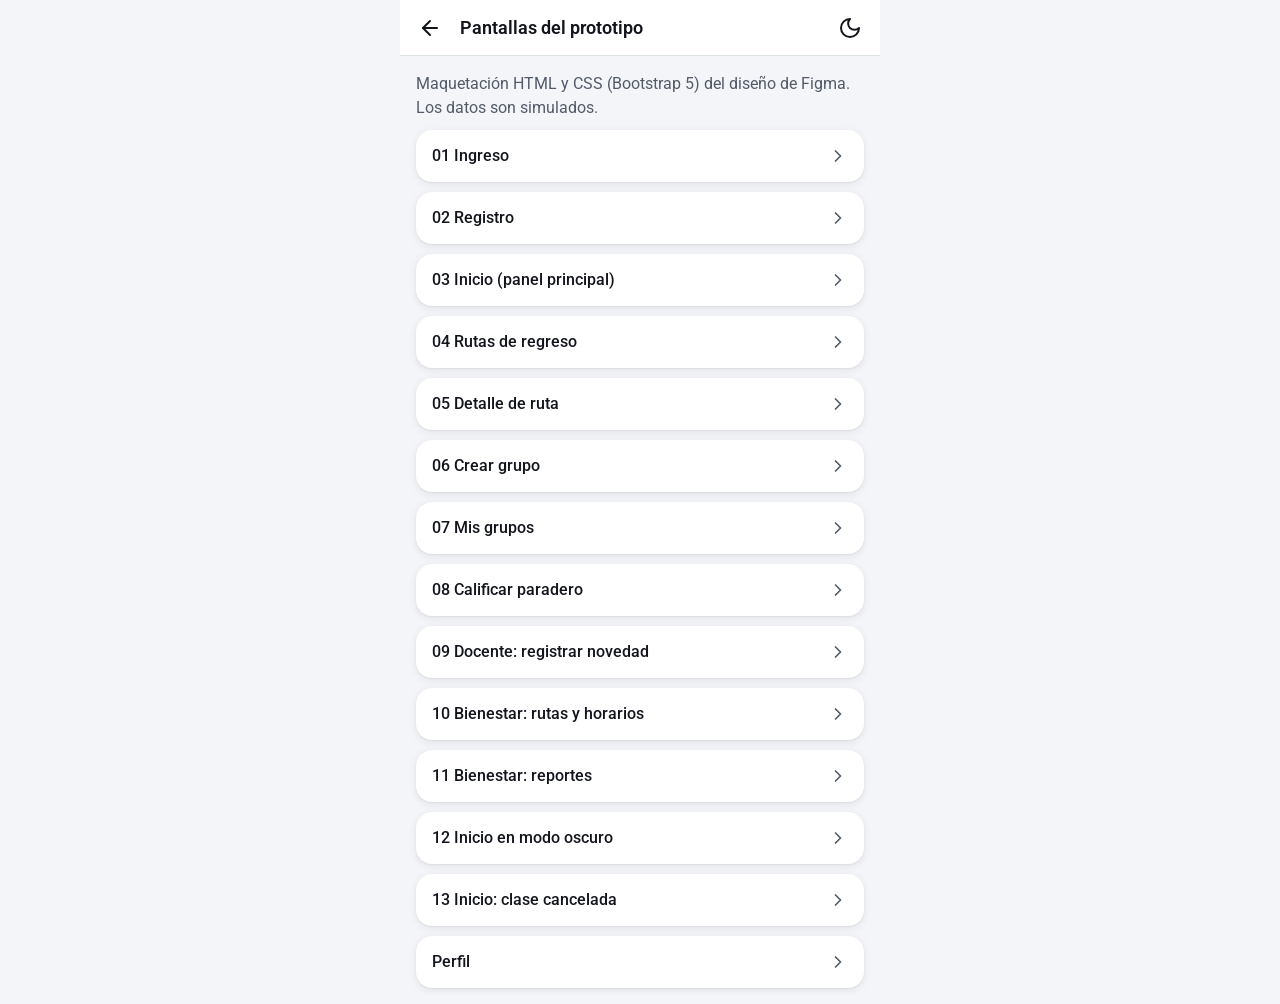
<file: pantallas.html>
<!DOCTYPE html>
<html lang="es" data-bs-theme="light">
<head>
<meta charset="utf-8">
<meta name="viewport" content="width=device-width, initial-scale=1">
<meta name="description" content="Prototipo de ÚltimaRuta">
<title>Pantallas del prototipo | ÚltimaRuta</title>
<link rel="icon" href="data:image/svg+xml,%3Csvg xmlns='http://www.w3.org/2000/svg' viewBox='0 0 32 32'%3E%3Crect width='32' height='32' rx='8' fill='%234039D8'/%3E%3Cpath d='M10 9h12a2 2 0 0 1 2 2v9H8v-9a2 2 0 0 1 2-2Zm-2 7h16M11 23v2m10-2v2' stroke='white' stroke-width='2' fill='none' stroke-linecap='round'/%3E%3C/svg%3E">
<link rel="stylesheet" href="vendor/bootstrap/bootstrap.min.css">
<link rel="stylesheet" href="css/tokens.css">
<link rel="stylesheet" href="css/app.css">
</head>
<body>

<div class="app">
  <header class="barra-superior con-atras"><a class="btn-icono" href="index.html" aria-label="Volver"><svg class="ic ic-24" aria-hidden="true"><use href="#i-atras"/></svg></a><h1>Pantallas del prototipo</h1><button class="btn-icono" type="button" data-tema aria-label="Usar tema oscuro"><svg class="ic ic-24" aria-hidden="true"><use href="#i-luna"/></svg></button></header>
  <main class="app-main" style="gap:10px">
    <p class="text-secondary-ur m-0">Maquetación HTML y CSS (Bootstrap 5) del diseño de Figma. Los datos son simulados.</p>
    <a class="fila-ruta" href="index.html"><span class="info t-fuerte">01 Ingreso</span><svg class="ic text-secondary-ur" aria-hidden="true"><use href="#i-flecha-der"/></svg></a><a class="fila-ruta" href="registro.html"><span class="info t-fuerte">02 Registro</span><svg class="ic text-secondary-ur" aria-hidden="true"><use href="#i-flecha-der"/></svg></a><a class="fila-ruta" href="inicio.html"><span class="info t-fuerte">03 Inicio (panel principal)</span><svg class="ic text-secondary-ur" aria-hidden="true"><use href="#i-flecha-der"/></svg></a><a class="fila-ruta" href="rutas.html"><span class="info t-fuerte">04 Rutas de regreso</span><svg class="ic text-secondary-ur" aria-hidden="true"><use href="#i-flecha-der"/></svg></a><a class="fila-ruta" href="ruta.html"><span class="info t-fuerte">05 Detalle de ruta</span><svg class="ic text-secondary-ur" aria-hidden="true"><use href="#i-flecha-der"/></svg></a><a class="fila-ruta" href="crear-grupo.html"><span class="info t-fuerte">06 Crear grupo</span><svg class="ic text-secondary-ur" aria-hidden="true"><use href="#i-flecha-der"/></svg></a><a class="fila-ruta" href="mis-grupos.html"><span class="info t-fuerte">07 Mis grupos</span><svg class="ic text-secondary-ur" aria-hidden="true"><use href="#i-flecha-der"/></svg></a><a class="fila-ruta" href="calificar.html"><span class="info t-fuerte">08 Calificar paradero</span><svg class="ic text-secondary-ur" aria-hidden="true"><use href="#i-flecha-der"/></svg></a><a class="fila-ruta" href="docente.html"><span class="info t-fuerte">09 Docente: registrar novedad</span><svg class="ic text-secondary-ur" aria-hidden="true"><use href="#i-flecha-der"/></svg></a><a class="fila-ruta" href="bienestar-rutas.html"><span class="info t-fuerte">10 Bienestar: rutas y horarios</span><svg class="ic text-secondary-ur" aria-hidden="true"><use href="#i-flecha-der"/></svg></a><a class="fila-ruta" href="bienestar-reportes.html"><span class="info t-fuerte">11 Bienestar: reportes</span><svg class="ic text-secondary-ur" aria-hidden="true"><use href="#i-flecha-der"/></svg></a><a class="fila-ruta" href="inicio.html?tema=oscuro"><span class="info t-fuerte">12 Inicio en modo oscuro</span><svg class="ic text-secondary-ur" aria-hidden="true"><use href="#i-flecha-der"/></svg></a><a class="fila-ruta" href="inicio-cancelada.html"><span class="info t-fuerte">13 Inicio: clase cancelada</span><svg class="ic text-secondary-ur" aria-hidden="true"><use href="#i-flecha-der"/></svg></a><a class="fila-ruta" href="perfil.html"><span class="info t-fuerte">Perfil</span><svg class="ic text-secondary-ur" aria-hidden="true"><use href="#i-flecha-der"/></svg></a>
  </main>
</div>
<script src="vendor/bootstrap/bootstrap.bundle.min.js"></script>
<script src="js/app.js"></script>
</body>
</html>
</file>
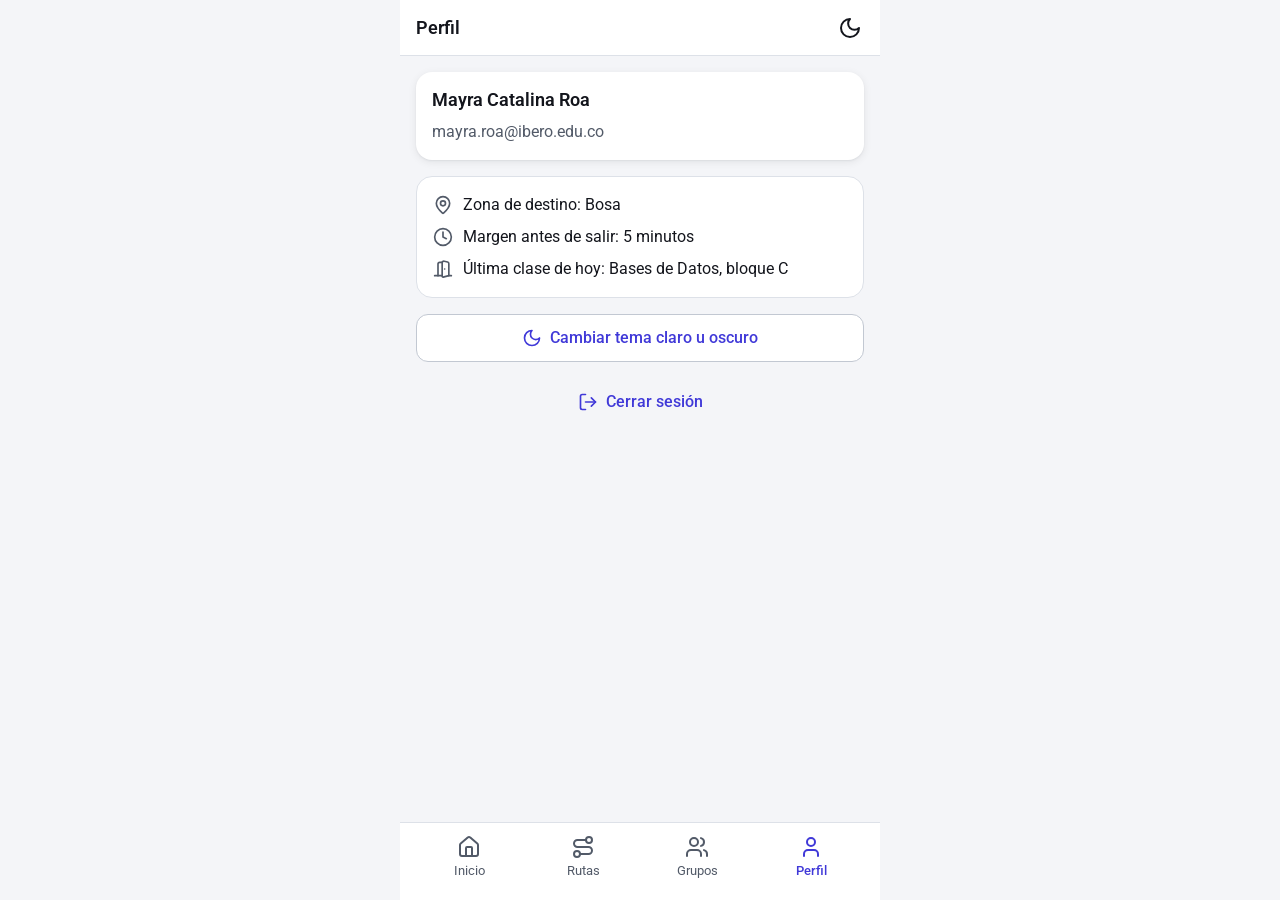
<file: perfil.html>
<!DOCTYPE html>
<html lang="es" data-bs-theme="light">
<head>
<meta charset="utf-8">
<meta name="viewport" content="width=device-width, initial-scale=1">
<meta name="description" content="Prototipo de ÚltimaRuta">
<title>Perfil | ÚltimaRuta</title>
<link rel="icon" href="data:image/svg+xml,%3Csvg xmlns='http://www.w3.org/2000/svg' viewBox='0 0 32 32'%3E%3Crect width='32' height='32' rx='8' fill='%234039D8'/%3E%3Cpath d='M10 9h12a2 2 0 0 1 2 2v9H8v-9a2 2 0 0 1 2-2Zm-2 7h16M11 23v2m10-2v2' stroke='white' stroke-width='2' fill='none' stroke-linecap='round'/%3E%3C/svg%3E">
<link rel="stylesheet" href="vendor/bootstrap/bootstrap.min.css">
<link rel="stylesheet" href="css/tokens.css">
<link rel="stylesheet" href="css/app.css">
</head>
<body>

<div class="app">
  <header class="barra-superior"><h1>Perfil</h1><button class="btn-icono" type="button" data-tema aria-label="Usar tema oscuro"><svg class="ic ic-24" aria-hidden="true"><use href="#i-luna"/></svg></button></header>
  <main class="app-main con-nav">
    <section class="tarjeta d-flex flex-column gap-2"><span class="t-seccion">Mayra Catalina Roa</span><span class="text-secondary-ur">mayra.roa@ibero.edu.co</span></section>
    <div class="tarjeta-borde d-flex flex-column gap-2">
      <div class="dato dato-cuerpo"><svg class="ic " aria-hidden="true"><use href="#i-paradero"/></svg><span>Zona de destino: Bosa</span></div>
      <div class="dato dato-cuerpo"><svg class="ic " aria-hidden="true"><use href="#i-reloj"/></svg><span>Margen antes de salir: 5 minutos</span></div>
      <div class="dato dato-cuerpo"><svg class="ic " aria-hidden="true"><use href="#i-salon"/></svg><span>Última clase de hoy: Bases de Datos, bloque C</span></div>
    </div>
    <button class="btn btn-secundario w-100" type="button" data-tema><svg class="ic " aria-hidden="true"><use href="#i-luna"/></svg><span>Cambiar tema claro u oscuro</span></button>
    <a class="btn btn-texto w-100" href="index.html"><svg class="ic " aria-hidden="true"><use href="#i-salir"/></svg>Cerrar sesión</a>
  </main>
  <nav class="barra-inferior" aria-label="Navegación principal"><a href="inicio.html"><svg class="ic " aria-hidden="true"><use href="#i-inicio"/></svg><span>Inicio</span></a><a href="rutas.html"><svg class="ic " aria-hidden="true"><use href="#i-rutas"/></svg><span>Rutas</span></a><a href="mis-grupos.html"><svg class="ic " aria-hidden="true"><use href="#i-grupo"/></svg><span>Grupos</span></a><a href="perfil.html" aria-current="page"><svg class="ic " aria-hidden="true"><use href="#i-perfil"/></svg><span>Perfil</span></a></nav>
</div>
<script src="vendor/bootstrap/bootstrap.bundle.min.js"></script>
<script src="js/app.js"></script>
</body>
</html>
</file>
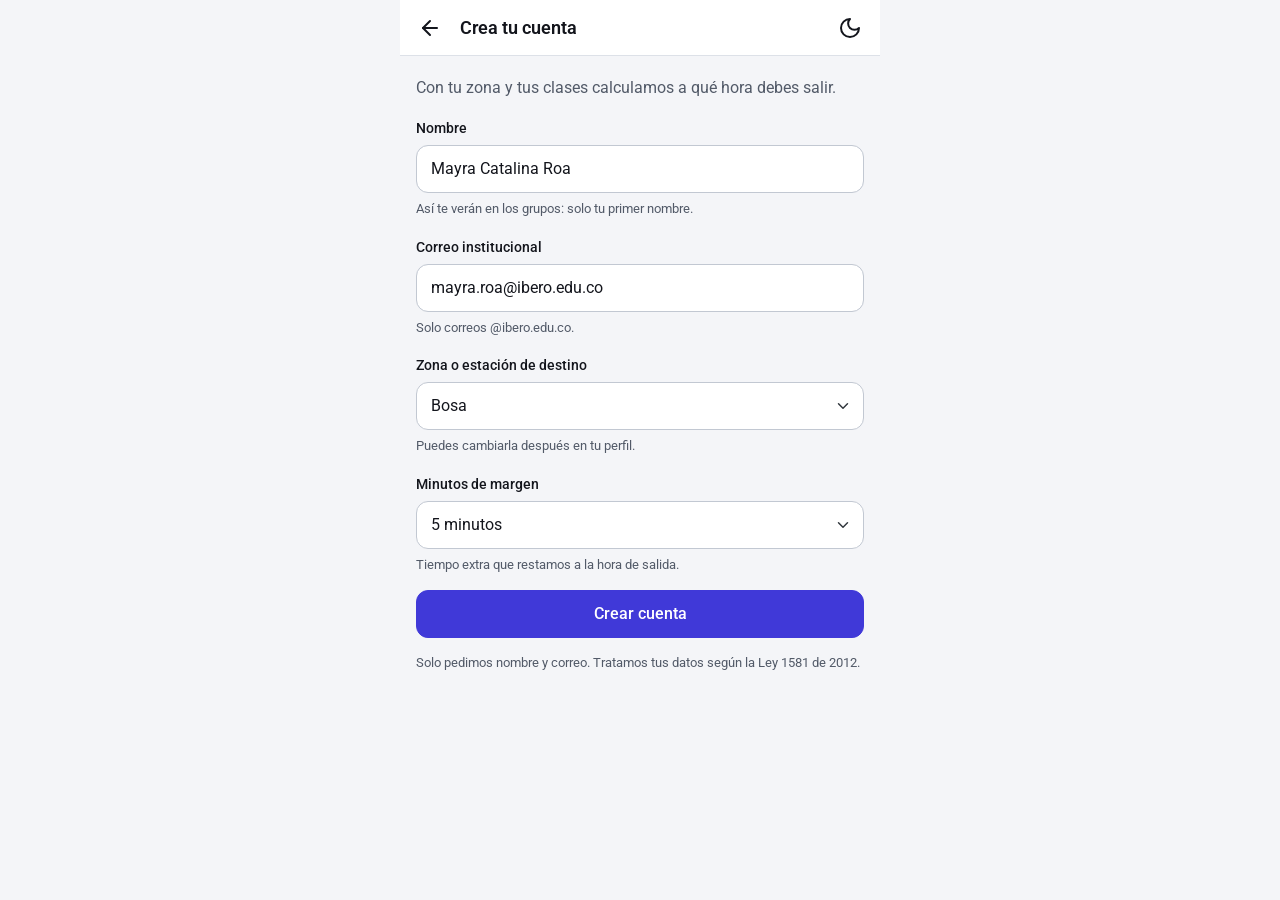
<file: registro.html>
<!DOCTYPE html>
<html lang="es" data-bs-theme="light">
<head>
<meta charset="utf-8">
<meta name="viewport" content="width=device-width, initial-scale=1">
<meta name="description" content="Prototipo de ÚltimaRuta">
<title>Crea tu cuenta | ÚltimaRuta</title>
<link rel="icon" href="data:image/svg+xml,%3Csvg xmlns='http://www.w3.org/2000/svg' viewBox='0 0 32 32'%3E%3Crect width='32' height='32' rx='8' fill='%234039D8'/%3E%3Cpath d='M10 9h12a2 2 0 0 1 2 2v9H8v-9a2 2 0 0 1 2-2Zm-2 7h16M11 23v2m10-2v2' stroke='white' stroke-width='2' fill='none' stroke-linecap='round'/%3E%3C/svg%3E">
<link rel="stylesheet" href="vendor/bootstrap/bootstrap.min.css">
<link rel="stylesheet" href="css/tokens.css">
<link rel="stylesheet" href="css/app.css">
</head>
<body>

<div class="app">
  <header class="barra-superior con-atras"><a class="btn-icono" href="index.html" aria-label="Volver"><svg class="ic ic-24" aria-hidden="true"><use href="#i-atras"/></svg></a><h1>Crea tu cuenta</h1><button class="btn-icono" type="button" data-tema aria-label="Usar tema oscuro"><svg class="ic ic-24" aria-hidden="true"><use href="#i-luna"/></svg></button></header>
  <main class="app-main" style="padding-top:20px">
    <p class="text-secondary-ur m-0">Con tu zona y tus clases calculamos a qué hora debes salir.</p>
    <form class="d-flex flex-column gap-3" action="inicio.html" data-correo novalidate>
      <div><label class="form-label" for="nombre">Nombre</label><input class="form-control" id="nombre" value="Mayra Catalina Roa" autocomplete="name"><div class="form-text">Así te verán en los grupos: solo tu primer nombre.</div></div>
      <div><label class="form-label" for="correo-r">Correo institucional</label><input class="form-control" id="correo-r" type="email" value="mayra.roa@ibero.edu.co" autocomplete="email"><div class="form-text">Solo correos @ibero.edu.co.</div><div class="invalid-feedback">Usa tu correo institucional (@ibero.edu.co).</div></div>
      <div><label class="form-label" for="zona">Zona o estación de destino</label><select class="form-select" id="zona"><option selected>Bosa</option><option>Kennedy</option><option>Soacha</option><option>Suba</option><option>Portal Américas</option></select><div class="form-text">Puedes cambiarla después en tu perfil.</div></div>
      <div><label class="form-label" for="margen">Minutos de margen</label><select class="form-select" id="margen"><option>3 minutos</option><option selected>5 minutos</option><option>10 minutos</option></select><div class="form-text">Tiempo extra que restamos a la hora de salida.</div></div>
      <button class="btn btn-primary w-100" type="submit">Crear cuenta</button>
    </form>
    <p class="t-pequeno text-secondary-ur m-0">Solo pedimos nombre y correo. Tratamos tus datos según la Ley 1581 de 2012.</p>
  </main>
</div>
<script src="vendor/bootstrap/bootstrap.bundle.min.js"></script>
<script src="js/app.js"></script>
</body>
</html>
</file>
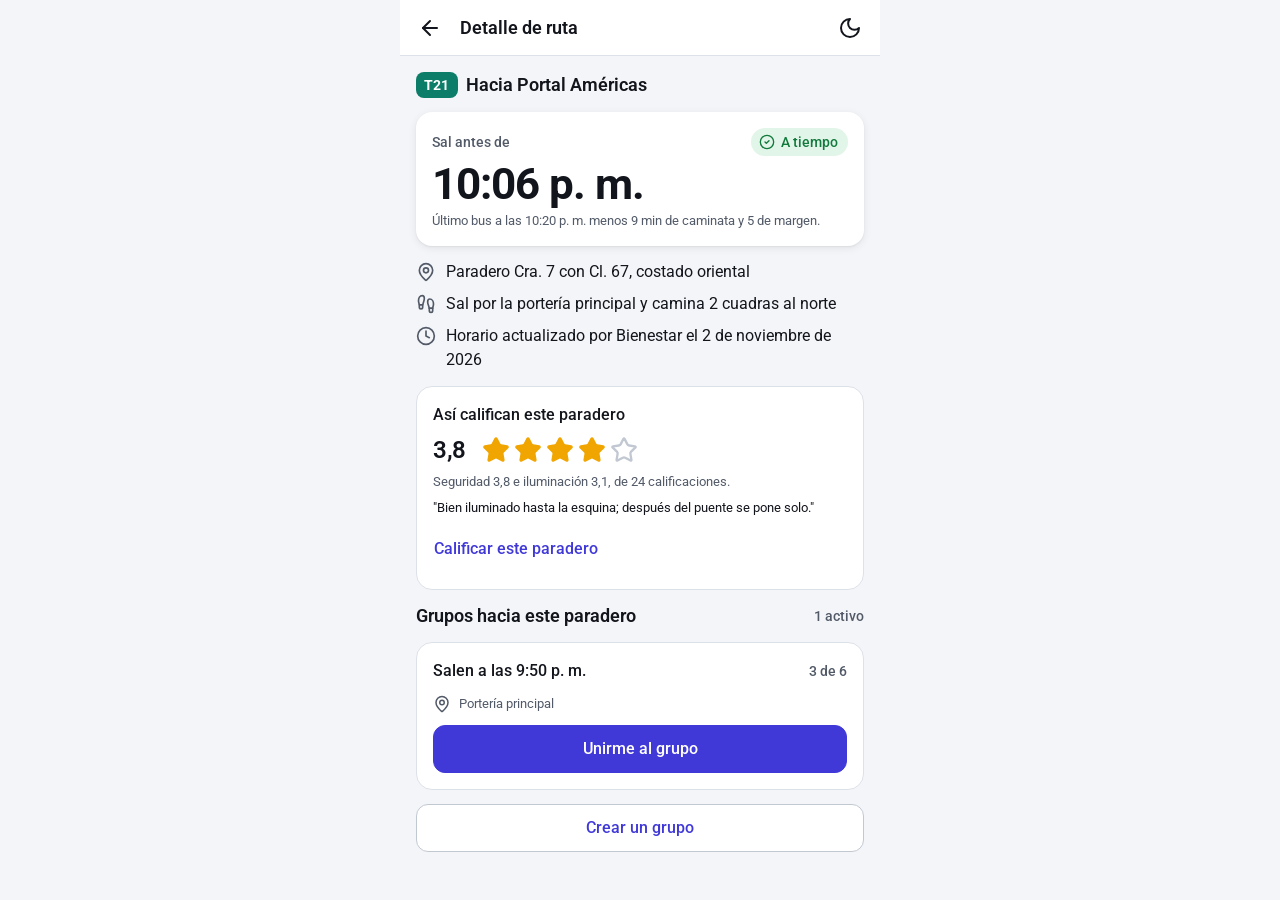
<file: ruta.html>
<!DOCTYPE html>
<html lang="es" data-bs-theme="light">
<head>
<meta charset="utf-8">
<meta name="viewport" content="width=device-width, initial-scale=1">
<meta name="description" content="Prototipo de ÚltimaRuta">
<title>Detalle de ruta | ÚltimaRuta</title>
<link rel="icon" href="data:image/svg+xml,%3Csvg xmlns='http://www.w3.org/2000/svg' viewBox='0 0 32 32'%3E%3Crect width='32' height='32' rx='8' fill='%234039D8'/%3E%3Cpath d='M10 9h12a2 2 0 0 1 2 2v9H8v-9a2 2 0 0 1 2-2Zm-2 7h16M11 23v2m10-2v2' stroke='white' stroke-width='2' fill='none' stroke-linecap='round'/%3E%3C/svg%3E">
<link rel="stylesheet" href="vendor/bootstrap/bootstrap.min.css">
<link rel="stylesheet" href="css/tokens.css">
<link rel="stylesheet" href="css/app.css">
</head>
<body>

<div class="app">
  <header class="barra-superior con-atras"><a class="btn-icono" href="rutas.html" aria-label="Volver"><svg class="ic ic-24" aria-hidden="true"><use href="#i-atras"/></svg></a><h1>Detalle de ruta</h1><button class="btn-icono" type="button" data-tema aria-label="Usar tema oscuro"><svg class="ic ic-24" aria-hidden="true"><use href="#i-luna"/></svg></button></header>
  <main class="app-main" style="gap:14px">
    <div class="d-flex align-items-center gap-2"><span class="ruta ruta-verde">T21</span><span class="t-seccion">Hacia Portal Américas</span></div>
    <section class="tarjeta d-flex flex-column gap-1">
      <div class="d-flex align-items-center gap-2"><span class="t-etiqueta text-secondary-ur flex-grow-1">Sal antes de</span><span class="estado estado-ok"><svg class="ic " aria-hidden="true"><use href="#i-check"/></svg>A tiempo</span></div>
      <div class="t-hora num">10:06 p. m.</div>
      <p class="t-pequeno text-secondary-ur m-0">Último bus a las 10:20 p. m. menos 9 min de caminata y 5 de margen.</p>
    </section>
    <div class="d-flex flex-column gap-2">
      <div class="dato dato-cuerpo"><svg class="ic " aria-hidden="true"><use href="#i-paradero"/></svg><span>Paradero Cra. 7 con Cl. 67, costado oriental</span></div>
      <div class="dato dato-cuerpo"><svg class="ic " aria-hidden="true"><use href="#i-caminata"/></svg><span>Sal por la portería principal y camina 2 cuadras al norte</span></div>
      <div class="dato dato-cuerpo"><svg class="ic " aria-hidden="true"><use href="#i-reloj"/></svg><span>Horario actualizado por Bienestar el 2 de noviembre de 2026</span></div>
    </div>
    <section class="tarjeta-borde d-flex flex-column gap-2" aria-labelledby="seg">
      <h2 class="t-fuerte m-0" id="seg">Así califican este paradero</h2>
      <div class="d-flex align-items-center gap-3"><span class="t-pantalla num">3,8</span><span class="estrellas" role="img" aria-label="4 de 5"><svg class="ic on" aria-hidden="true"><use href="#i-estrella"/></svg><svg class="ic on" aria-hidden="true"><use href="#i-estrella"/></svg><svg class="ic on" aria-hidden="true"><use href="#i-estrella"/></svg><svg class="ic on" aria-hidden="true"><use href="#i-estrella"/></svg><svg class="ic " aria-hidden="true"><use href="#i-estrella"/></svg></span></div>
      <p class="t-pequeno text-secondary-ur m-0">Seguridad 3,8 e iluminación 3,1, de 24 calificaciones.</p>
      <p class="t-pequeno m-0">"Bien iluminado hasta la esquina; después del puente se pone solo."</p>
      <a class="btn btn-texto align-self-start px-0" href="calificar.html">Calificar este paradero</a>
    </section>
    <div class="d-flex align-items-center"><h2 class="t-seccion m-0 flex-grow-1">Grupos hacia este paradero</h2><span class="t-etiqueta text-secondary-ur">1 activo</span></div>
    <article class="tarjeta-borde grupo">
  <div class="d-flex align-items-center gap-2"><span class="t-fuerte flex-grow-1">Salen a las 9:50 p. m.</span><span class="t-etiqueta text-secondary-ur">3 de 6</span></div>
  <div class="dato"><svg class="ic ic-16" aria-hidden="true"><use href="#i-paradero"/></svg><span>Portería principal</span></div>
  <button class="btn btn-primary w-100" type="button" data-toast="Te uniste al grupo de las 9:50 p. m.">Unirme al grupo</button>
</article>
    <a class="btn btn-secundario w-100" href="crear-grupo.html">Crear un grupo</a>
  </main>
</div>
<script src="vendor/bootstrap/bootstrap.bundle.min.js"></script>
<script src="js/app.js"></script>
</body>
</html>
</file>
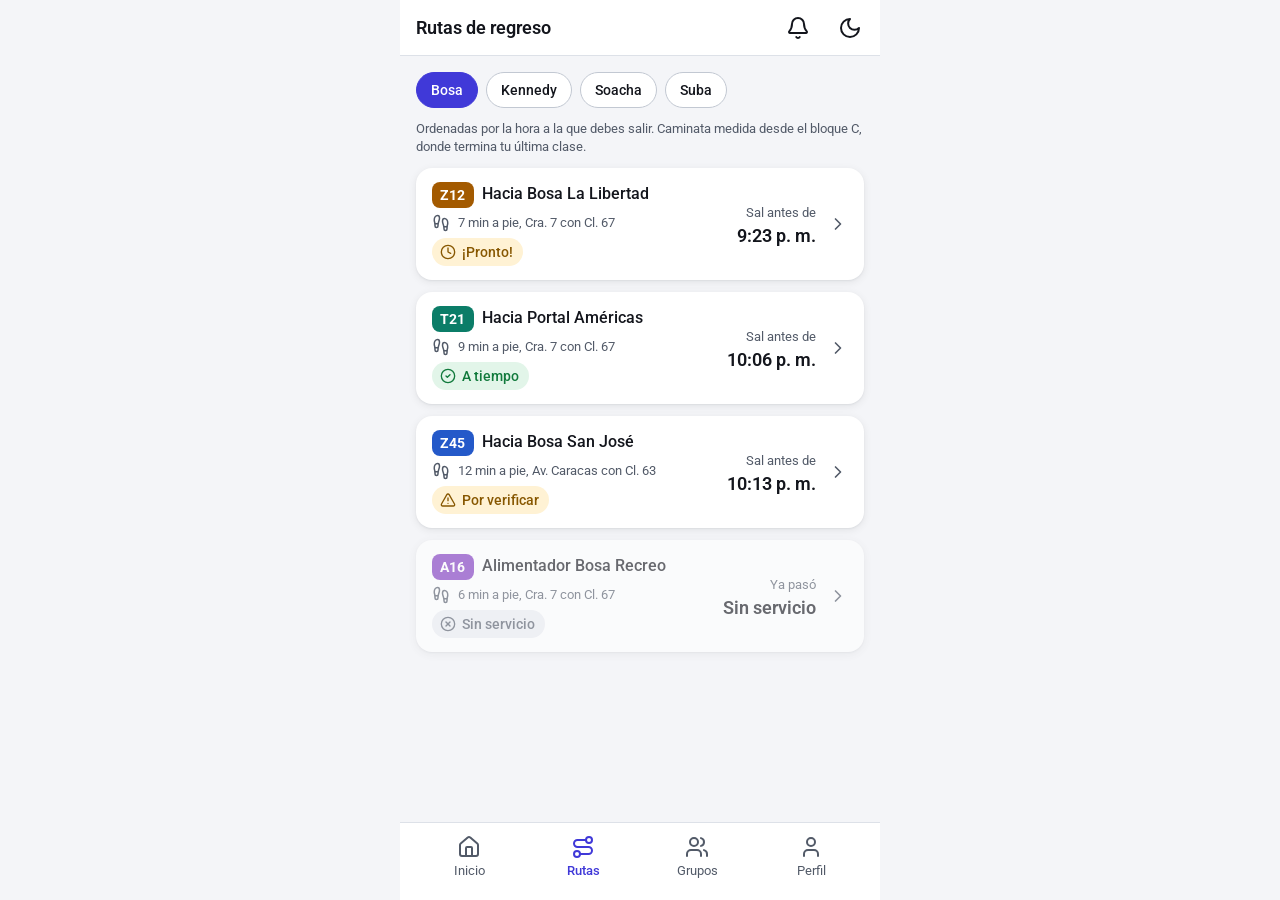
<file: rutas.html>
<!DOCTYPE html>
<html lang="es" data-bs-theme="light">
<head>
<meta charset="utf-8">
<meta name="viewport" content="width=device-width, initial-scale=1">
<meta name="description" content="Prototipo de ÚltimaRuta">
<title>Rutas de regreso | ÚltimaRuta</title>
<link rel="icon" href="data:image/svg+xml,%3Csvg xmlns='http://www.w3.org/2000/svg' viewBox='0 0 32 32'%3E%3Crect width='32' height='32' rx='8' fill='%234039D8'/%3E%3Cpath d='M10 9h12a2 2 0 0 1 2 2v9H8v-9a2 2 0 0 1 2-2Zm-2 7h16M11 23v2m10-2v2' stroke='white' stroke-width='2' fill='none' stroke-linecap='round'/%3E%3C/svg%3E">
<link rel="stylesheet" href="vendor/bootstrap/bootstrap.min.css">
<link rel="stylesheet" href="css/tokens.css">
<link rel="stylesheet" href="css/app.css">
</head>
<body>

<div class="app">
  <header class="barra-superior"><h1>Rutas de regreso</h1><a class="btn-icono" href="inicio.html" aria-label="Avisos de clase"><svg class="ic ic-24" aria-hidden="true"><use href="#i-aviso"/></svg></a><button class="btn-icono" type="button" data-tema aria-label="Usar tema oscuro"><svg class="ic ic-24" aria-hidden="true"><use href="#i-luna"/></svg></button></header>
  <main class="app-main con-nav" style="gap:12px">
    <div class="chips" role="radiogroup" aria-label="Zona de destino"><input type="radio" class="btn-check" name="zona" id="z-Bosa" checked><label class="btn" for="z-Bosa">Bosa</label><input type="radio" class="btn-check" name="zona" id="z-Kennedy" ><label class="btn" for="z-Kennedy">Kennedy</label><input type="radio" class="btn-check" name="zona" id="z-Soacha" ><label class="btn" for="z-Soacha">Soacha</label><input type="radio" class="btn-check" name="zona" id="z-Suba" ><label class="btn" for="z-Suba">Suba</label></div>
    <p class="t-pequeno text-secondary-ur m-0">Ordenadas por la hora a la que debes salir. Caminata medida desde el bloque C, donde termina tu última clase.</p>
    <a class="fila-ruta" href="ruta.html">
  <div class="info">
    <div class="d-flex gap-2 align-items-start"><span class="ruta ruta-ocre">Z12</span><span class="t-fuerte">Hacia Bosa La Libertad</span></div>
    <div class="dato"><svg class="ic ic-16" aria-hidden="true"><use href="#i-caminata"/></svg><span>7 min a pie, Cra. 7 con Cl. 67</span></div>
    <span class="estado estado-pronto"><svg class="ic " aria-hidden="true"><use href="#i-reloj"/></svg>¡Pronto!</span>
  </div>
  <div class="limite"><span class="t-pequeno text-secondary-ur">Sal antes de</span><strong class="num">9:23 p. m.</strong></div>
  <svg class="ic text-secondary-ur" aria-hidden="true"><use href="#i-flecha-der"/></svg>
</a><a class="fila-ruta" href="ruta.html">
  <div class="info">
    <div class="d-flex gap-2 align-items-start"><span class="ruta ruta-verde">T21</span><span class="t-fuerte">Hacia Portal Américas</span></div>
    <div class="dato"><svg class="ic ic-16" aria-hidden="true"><use href="#i-caminata"/></svg><span>9 min a pie, Cra. 7 con Cl. 67</span></div>
    <span class="estado estado-ok"><svg class="ic " aria-hidden="true"><use href="#i-check"/></svg>A tiempo</span>
  </div>
  <div class="limite"><span class="t-pequeno text-secondary-ur">Sal antes de</span><strong class="num">10:06 p. m.</strong></div>
  <svg class="ic text-secondary-ur" aria-hidden="true"><use href="#i-flecha-der"/></svg>
</a><a class="fila-ruta" href="ruta.html">
  <div class="info">
    <div class="d-flex gap-2 align-items-start"><span class="ruta ruta-azul">Z45</span><span class="t-fuerte">Hacia Bosa San José</span></div>
    <div class="dato"><svg class="ic ic-16" aria-hidden="true"><use href="#i-caminata"/></svg><span>12 min a pie, Av. Caracas con Cl. 63</span></div>
    <span class="estado estado-verificar"><svg class="ic " aria-hidden="true"><use href="#i-alerta"/></svg>Por verificar</span>
  </div>
  <div class="limite"><span class="t-pequeno text-secondary-ur">Sal antes de</span><strong class="num">10:13 p. m.</strong></div>
  <svg class="ic text-secondary-ur" aria-hidden="true"><use href="#i-flecha-der"/></svg>
</a><a class="fila-ruta sin-servicio" href="ruta.html">
  <div class="info">
    <div class="d-flex gap-2 align-items-start"><span class="ruta ruta-morado">A16</span><span class="t-fuerte">Alimentador Bosa Recreo</span></div>
    <div class="dato"><svg class="ic ic-16" aria-hidden="true"><use href="#i-caminata"/></svg><span>6 min a pie, Cra. 7 con Cl. 67</span></div>
    <span class="estado estado-off"><svg class="ic " aria-hidden="true"><use href="#i-x"/></svg>Sin servicio</span>
  </div>
  <div class="limite"><span class="t-pequeno text-secondary-ur">Ya pasó</span><strong>Sin servicio</strong></div>
  <svg class="ic text-secondary-ur" aria-hidden="true"><use href="#i-flecha-der"/></svg>
</a>
  </main>
  <nav class="barra-inferior" aria-label="Navegación principal"><a href="inicio.html"><svg class="ic " aria-hidden="true"><use href="#i-inicio"/></svg><span>Inicio</span></a><a href="rutas.html" aria-current="page"><svg class="ic " aria-hidden="true"><use href="#i-rutas"/></svg><span>Rutas</span></a><a href="mis-grupos.html"><svg class="ic " aria-hidden="true"><use href="#i-grupo"/></svg><span>Grupos</span></a><a href="perfil.html"><svg class="ic " aria-hidden="true"><use href="#i-perfil"/></svg><span>Perfil</span></a></nav>
</div>
<script src="vendor/bootstrap/bootstrap.bundle.min.js"></script>
<script src="js/app.js"></script>
</body>
</html>
</file>
<file: css/tokens.css>
/* ÚltimaRuta: variables de diseño.
   Mismos nombres y valores que las variables de Figma (colección "Color" con los modos Claro y Oscuro;
   colección "Espaciado y radios"). Figma: bg/canvas  ->  CSS: --ur-bg-canvas */

@font-face { font-family: "Roboto"; src: url("../fonts/roboto-latin-400-normal.woff2") format("woff2"); font-weight: 400; font-display: swap; }
@font-face { font-family: "Roboto"; src: url("../fonts/roboto-latin-500-normal.woff2") format("woff2"); font-weight: 500; font-display: swap; }
@font-face { font-family: "Roboto"; src: url("../fonts/roboto-latin-600-normal.woff2") format("woff2"); font-weight: 600; font-display: swap; }
@font-face { font-family: "Roboto"; src: url("../fonts/roboto-latin-700-normal.woff2") format("woff2"); font-weight: 700; font-display: swap; }

:root,
[data-bs-theme="light"] {
  /* Color: tema claro */
  --ur-bg-canvas: #F4F5F8;
  --ur-bg-surface: #FFFFFF;
  --ur-bg-surface-alt: #EBEDF2;
  --ur-bg-brand: #4039D8;
  --ur-bg-brand-soft: #EEEDFF;
  --ur-text-primary: #13151C;
  --ur-text-secondary: #525A68;
  --ur-text-on-brand: #FFFFFF;
  --ur-text-brand: #4039D8;
  --ur-border-default: #DDE1E8;
  --ur-border-strong: #C2C8D2;
  --ur-status-ok-bg: #E2F5E9;
  --ur-status-ok-text: #117A3C;
  --ur-status-warn-bg: #FFF2D4;
  --ur-status-warn-text: #875700;
  --ur-status-off-bg: #EBEDF2;
  --ur-status-off-text: #525A68;
  --ur-status-danger-bg: #FDE8E7;
  --ur-status-danger-text: #C42B22;
  --ur-star: #F0A500;
  --ur-star-off: #C2C8D2;
  --ur-shadow-card: 0 2px 8px rgba(18, 20, 31, 0.08), 0 1px 2px rgba(18, 20, 31, 0.06);
  --ur-shadow-sheet: 0 -4px 24px rgba(18, 20, 31, 0.16);
}

[data-bs-theme="dark"] {
  /* Color: tema oscuro */
  --ur-bg-canvas: #0C0D12;
  --ur-bg-surface: #13151C;
  --ur-bg-surface-alt: #1B1E27;
  --ur-bg-brand: #5E59F2;
  --ur-bg-brand-soft: #1D1A5C;
  --ur-text-primary: #F4F5F8;
  --ur-text-secondary: #C2C8D2;
  --ur-text-on-brand: #FFFFFF;
  --ur-text-brand: #A9A5FF;
  --ur-border-default: #262A35;
  --ur-border-strong: #3A404C;
  --ur-status-ok-bg: #0F2E1C;
  --ur-status-ok-text: #7BDFA4;
  --ur-status-warn-bg: #33260A;
  --ur-status-warn-text: #FFCF5C;
  --ur-status-off-bg: #1B1E27;
  --ur-status-off-text: #C2C8D2;
  --ur-status-danger-bg: #3A1513;
  --ur-status-danger-text: #FF9A92;
  --ur-star: #F0A500;
  --ur-star-off: #3A404C;
  --ur-shadow-card: 0 0 0 1px #262A35;
  --ur-shadow-sheet: 0 -4px 24px rgba(0, 0, 0, 0.5);
}

:root {
  /* Colores de línea de ruta (iguales en ambos temas; texto blanco >= 5:1) */
  --ur-route-rojo: #C93A1E;
  --ur-route-verde: #0B7D68;
  --ur-route-azul: #2459C9;
  --ur-route-morado: #7E36BF;
  --ur-route-ocre: #A35A00;
  --ur-route-rosa: #B8326A;

  /* Espaciado (múltiplos de 4) */
  --ur-space-1: 4px;
  --ur-space-2: 8px;
  --ur-space-3: 12px;
  --ur-space-4: 16px;
  --ur-space-5: 20px;
  --ur-space-6: 24px;
  --ur-space-8: 32px;
  --ur-space-10: 40px;

  /* Radios */
  --ur-radius-sm: 8px;
  --ur-radius-md: 12px;
  --ur-radius-lg: 16px;
  --ur-radius-xl: 24px;
  --ur-radius-full: 999px;

  /* Tipografía (estilos de texto de Figma) */
  --ur-font: "Roboto", system-ui, -apple-system, "Segoe UI", sans-serif;
}
</file>
<file: css/app.css>
/* ÚltimaRuta: componentes del UI Kit sobre Bootstrap 5.
   Cada bloque corresponde a un componente de Figma (página "1. Guía de estilos"). */

/* ---------- Bootstrap conectado a los tokens ---------- */
:root, [data-bs-theme] {
  --bs-body-font-family: var(--ur-font);
  --bs-body-font-size: 1rem;
  --bs-body-line-height: 1.5;
  --bs-body-bg: var(--ur-bg-canvas);
  --bs-body-color: var(--ur-text-primary);
  --bs-secondary-color: var(--ur-text-secondary);
  --bs-border-color: var(--ur-border-default);
  --bs-primary: var(--ur-bg-brand);
  --bs-link-color: var(--ur-text-brand);
  --bs-link-hover-color: var(--ur-text-brand);
  --bs-focus-ring-color: color-mix(in srgb, var(--ur-bg-brand) 35%, transparent);
  --bs-emphasis-color: var(--ur-text-primary);
}
body { font-feature-settings: "tnum" 1; -webkit-font-smoothing: antialiased; }
::selection { background: var(--ur-bg-brand); color: var(--ur-text-on-brand); }
:focus-visible { outline: 3px solid var(--ur-bg-brand); outline-offset: 2px; }
a { color: var(--ur-text-brand); text-underline-offset: 3px; }
a:hover { color: var(--ur-text-brand); }
.text-secondary-ur { color: var(--ur-text-secondary) !important; }

/* Estilos de texto (mismos nombres que en Figma) */
.t-hora { font-size: 2.75rem; line-height: 3rem; font-weight: 700; letter-spacing: -1px; }
.t-pantalla { font-size: 1.5rem; line-height: 1.875rem; font-weight: 600; letter-spacing: -0.3px; }
.t-seccion { font-size: 1.125rem; line-height: 1.5rem; font-weight: 600; }
.t-fuerte { font-size: 1rem; line-height: 1.5rem; font-weight: 500; }
.t-etiqueta { font-size: 0.875rem; line-height: 1.25rem; font-weight: 500; }
.t-pequeno { font-size: 0.8125rem; line-height: 1.125rem; }

/* Íconos (Lucide, trazo 2) */
.ic { width: 20px; height: 20px; flex: none; stroke: currentColor; fill: none; stroke-width: 2; stroke-linecap: round; stroke-linejoin: round; }
.ic-16 { width: 16px; height: 16px; } .ic-18 { width: 18px; height: 18px; } .ic-24 { width: 24px; height: 24px; } .ic-28 { width: 28px; height: 28px; }

/* ---------- Pantalla móvil ---------- */
.app { max-width: 480px; min-height: 100vh; margin: 0 auto; background: var(--ur-bg-canvas); position: relative; display: flex; flex-direction: column; }
.app-main { flex: 1; padding: var(--ur-space-4); display: flex; flex-direction: column; gap: var(--ur-space-4); }
.app-main.con-nav { padding-bottom: 104px; }

/* Barra superior */
.barra-superior { position: sticky; top: 0; z-index: 10; display: flex; align-items: center; gap: var(--ur-space-2); min-height: 56px; padding: 0 var(--ur-space-2) 0 var(--ur-space-4); background: var(--ur-bg-surface); border-bottom: 1px solid var(--ur-border-default); }
.barra-superior.con-atras { padding-left: var(--ur-space-2); }
.barra-superior h1 { font-size: 1.125rem; line-height: 1.5rem; font-weight: 600; margin: 0; flex: 1; }
.btn-icono { width: 44px; height: 44px; display: inline-grid; place-items: center; border: 0; border-radius: var(--ur-radius-md); background: transparent; color: var(--ur-text-primary); text-decoration: none; }
.btn-icono:hover { background: var(--ur-bg-surface-alt); color: var(--ur-text-primary); }

/* Barra inferior */
.barra-inferior { position: fixed; bottom: 0; left: 50%; transform: translateX(-50%); width: 100%; max-width: 480px; z-index: 20; display: flex; justify-content: space-between; padding: 8px 12px calc(16px + env(safe-area-inset-bottom)); background: var(--ur-bg-surface); border-top: 1px solid var(--ur-border-default); }
.barra-inferior a { flex: 1; display: flex; flex-direction: column; align-items: center; gap: 2px; min-height: 48px; padding: 4px 0; font-size: 0.8125rem; color: var(--ur-text-secondary); text-decoration: none; border-radius: var(--ur-radius-md); }
.barra-inferior a .ic { width: 24px; height: 24px; }
.barra-inferior a[aria-current="page"] { color: var(--ur-text-brand); font-weight: 500; }

/* ---------- Botón ---------- */
.btn { --bs-btn-font-weight: 500; --bs-btn-font-size: 1rem; --bs-btn-border-radius: var(--ur-radius-md); --bs-btn-padding-x: 20px; min-height: 48px; display: inline-flex; align-items: center; justify-content: center; gap: 8px; }
.btn-primary { --bs-btn-bg: var(--ur-bg-brand); --bs-btn-border-color: var(--ur-bg-brand); --bs-btn-color: var(--ur-text-on-brand); --bs-btn-hover-bg: color-mix(in srgb, var(--ur-bg-brand) 88%, #000); --bs-btn-hover-border-color: transparent; --bs-btn-hover-color: var(--ur-text-on-brand); --bs-btn-active-bg: color-mix(in srgb, var(--ur-bg-brand) 80%, #000); --bs-btn-active-color: var(--ur-text-on-brand); --bs-btn-disabled-bg: var(--ur-bg-brand); --bs-btn-disabled-border-color: var(--ur-bg-brand); --bs-btn-disabled-color: var(--ur-text-on-brand); --bs-btn-disabled-opacity: .45; }
.btn-secundario { --bs-btn-bg: var(--ur-bg-surface); --bs-btn-color: var(--ur-text-brand); --bs-btn-border-color: var(--ur-border-strong); --bs-btn-border-width: 1.5px; --bs-btn-hover-bg: var(--ur-bg-brand-soft); --bs-btn-hover-color: var(--ur-text-brand); --bs-btn-hover-border-color: var(--ur-border-strong); --bs-btn-active-bg: var(--ur-bg-brand-soft); --bs-btn-active-color: var(--ur-text-brand); }
.btn-texto { --bs-btn-color: var(--ur-text-brand); --bs-btn-hover-color: var(--ur-text-brand); --bs-btn-hover-bg: var(--ur-bg-brand-soft); --bs-btn-active-bg: var(--ur-bg-brand-soft); --bs-btn-border-color: transparent; }
.btn-peligro { --bs-btn-bg: var(--ur-status-danger-bg); --bs-btn-color: var(--ur-status-danger-text); --bs-btn-border-color: transparent; --bs-btn-hover-bg: var(--ur-status-danger-bg); --bs-btn-hover-border-color: var(--ur-status-danger-text); --bs-btn-hover-color: var(--ur-status-danger-text); --bs-btn-active-bg: var(--ur-status-danger-bg); --bs-btn-active-color: var(--ur-status-danger-text); }

/* ---------- Campo de texto ---------- */
.form-label { font-size: .875rem; font-weight: 500; margin-bottom: 6px; color: var(--ur-text-primary); }
.form-control, .form-select { min-height: 48px; border-radius: var(--ur-radius-md); border: 1.5px solid var(--ur-border-strong); background-color: var(--ur-bg-surface); color: var(--ur-text-primary); padding: 10px 14px; }
.form-control::placeholder { color: var(--ur-text-secondary); opacity: 1; }
.form-control:focus, .form-select:focus { border-color: var(--ur-bg-brand); border-width: 2px; box-shadow: none; background-color: var(--ur-bg-surface); color: var(--ur-text-primary); }
.form-control.is-invalid, .form-select.is-invalid { border-color: var(--ur-status-danger-text); background-image: none; }
.form-text { font-size: .8125rem; color: var(--ur-text-secondary); margin-top: 6px; }
.invalid-feedback { font-size: .8125rem; color: var(--ur-status-danger-text); margin-top: 6px; }
textarea.form-control { min-height: 96px; }

/* ---------- Código de ruta ---------- */
.ruta { display: inline-flex; align-items: center; height: 26px; padding: 0 8px; border-radius: var(--ur-radius-sm); color: #fff; font-weight: 700; font-size: .875rem; letter-spacing: .2px; line-height: 1; flex: none; }
.ruta-rojo { background: var(--ur-route-rojo); } .ruta-verde { background: var(--ur-route-verde); } .ruta-azul { background: var(--ur-route-azul); }
.ruta-morado { background: var(--ur-route-morado); } .ruta-ocre { background: var(--ur-route-ocre); } .ruta-rosa { background: var(--ur-route-rosa); }

/* ---------- Estado de ruta ---------- */
.estado { display: inline-flex; align-items: center; gap: 6px; padding: 4px 10px 4px 8px; border-radius: var(--ur-radius-full); font-size: .875rem; font-weight: 500; line-height: 1.25rem; width: fit-content; }
.estado .ic { width: 16px; height: 16px; }
.estado-ok { background: var(--ur-status-ok-bg); color: var(--ur-status-ok-text); }
.estado-pronto, .estado-verificar { background: var(--ur-status-warn-bg); color: var(--ur-status-warn-text); }
.estado-off { background: var(--ur-status-off-bg); color: var(--ur-status-off-text); }

/* ---------- Aviso de clase ---------- */
.aviso { display: flex; gap: 12px; padding: 16px; border-radius: var(--ur-radius-md); color: var(--ur-text-primary); }
.aviso .ic { width: 24px; height: 24px; }
.aviso p { margin: 0; }
.aviso-cambio { background: var(--ur-status-warn-bg); } .aviso-cambio > .ic { color: var(--ur-status-warn-text); }
.aviso-cancelada { background: var(--ur-status-danger-bg); } .aviso-cancelada > .ic { color: var(--ur-status-danger-text); }

/* ---------- Superficies ---------- */
.tarjeta { background: var(--ur-bg-surface); border-radius: var(--ur-radius-lg); box-shadow: var(--ur-shadow-card); padding: 16px; }
.tarjeta-borde { background: var(--ur-bg-surface); border-radius: var(--ur-radius-lg); border: 1px solid var(--ur-border-default); padding: 16px; }
.tarjeta-marca { border: 1.5px solid var(--ur-bg-brand); }
.dato { display: flex; gap: 8px; align-items: flex-start; color: var(--ur-text-secondary); font-size: .8125rem; line-height: 1.125rem; }
.dato .ic { width: 18px; height: 18px; }
.dato-cuerpo { color: var(--ur-text-primary); font-size: 1rem; line-height: 1.5rem; gap: 10px; }
.dato-cuerpo .ic { width: 20px; height: 20px; color: var(--ur-text-secondary); margin-top: 2px; }
.divisor { height: 1px; background: var(--ur-border-default); border: 0; margin: 2px 0; opacity: 1; }

/* ---------- Fila de ruta ---------- */
.fila-ruta { display: flex; align-items: center; gap: 12px; padding: 14px 16px; border-radius: var(--ur-radius-lg); background: var(--ur-bg-surface); box-shadow: var(--ur-shadow-card); color: var(--ur-text-primary); text-decoration: none; }
.fila-ruta:hover { color: var(--ur-text-primary); box-shadow: var(--ur-shadow-card), 0 0 0 1.5px var(--ur-border-strong); }
.fila-ruta .info { flex: 1; min-width: 0; display: flex; flex-direction: column; gap: 6px; }
.fila-ruta .limite { text-align: right; flex: none; }
.fila-ruta .limite strong { display: block; font-size: 1.125rem; line-height: 1.5rem; font-weight: 600; }
.fila-ruta.sin-servicio { opacity: .62; }

/* ---------- Tarjeta de grupo ---------- */
.grupo { display: flex; flex-direction: column; gap: 12px; }

/* ---------- Calificación ---------- */
.estrellas { display: inline-flex; gap: 4px; }
.estrellas .ic { width: 28px; height: 28px; stroke: var(--ur-star-off); }
.estrellas .ic.on { stroke: var(--ur-star); fill: var(--ur-star); }
.calificar { display: flex; flex-direction: row-reverse; justify-content: flex-end; gap: 0; border: 0; padding: 0; margin: 0; }
.calificar input { position: absolute; opacity: 0; width: 1px; height: 1px; }
.calificar label { width: 44px; height: 44px; display: grid; place-items: center; cursor: pointer; border-radius: var(--ur-radius-sm); }
.calificar label .ic { width: 30px; height: 30px; stroke: var(--ur-star-off); }
.calificar input:checked ~ label .ic, .calificar label:hover .ic, .calificar label:hover ~ label .ic { stroke: var(--ur-star); fill: var(--ur-star); }
.calificar input:focus-visible + label { outline: 3px solid var(--ur-bg-brand); }

/* Selector de zona */
.chips { display: flex; gap: 8px; overflow-x: auto; scrollbar-width: none; }
.chips .btn-check + .btn { min-height: 36px; border-radius: var(--ur-radius-full); --bs-btn-padding-x: 14px; --bs-btn-font-size: .875rem; --bs-btn-bg: var(--ur-bg-surface); --bs-btn-color: var(--ur-text-primary); --bs-btn-border-color: var(--ur-border-strong); --bs-btn-hover-bg: var(--ur-bg-surface-alt); --bs-btn-hover-color: var(--ur-text-primary); --bs-btn-hover-border-color: var(--ur-border-strong); white-space: nowrap; }
.chips .btn-check:checked + .btn { --bs-btn-active-bg: var(--ur-bg-brand); --bs-btn-active-color: var(--ur-text-on-brand); --bs-btn-active-border-color: var(--ur-bg-brand); }

/* Control segmentado */
.segmentado { display: flex; padding: 4px; gap: 0; border-radius: var(--ur-radius-md); background: var(--ur-bg-surface-alt); }
.segmentado .btn-check + .btn { flex: 1; min-height: 40px; border: 0; border-radius: var(--ur-radius-sm); --bs-btn-color: var(--ur-text-secondary); --bs-btn-font-weight: 400; --bs-btn-hover-color: var(--ur-text-primary); }
.segmentado .btn-check:checked + .btn { background: var(--ur-bg-surface); color: var(--ur-text-primary); font-weight: 500; box-shadow: var(--ur-shadow-card); }

/* Cupo */
.cupo { padding: 0 4px; display: inline-flex; align-items: center; border: 1.5px solid var(--ur-border-strong); border-radius: var(--ur-radius-md); background: var(--ur-bg-surface); }
.cupo button { width: 56px; height: 48px; border: 0; background: transparent; color: var(--ur-text-brand); font-size: 1.25rem; display: grid; place-items: center; }
.cupo output { min-width: 140px; text-align: center; font-weight: 500; }

/* Contexto (ruta en formularios) */
.contexto { display: flex; gap: 8px; align-items: center; padding: 10px 12px; border-radius: var(--ur-radius-md); background: var(--ur-bg-brand-soft); font-size: .8125rem; line-height: 1.125rem; }

/* Marca */
.logo { width: 48px; height: 48px; border-radius: var(--ur-radius-md); background: var(--ur-bg-brand); color: var(--ur-text-on-brand); display: grid; place-items: center; }

/* Toast */
.toast-ur { position: fixed; left: 50%; bottom: 108px; transform: translate(-50%, 12px); opacity: 0; pointer-events: none; transition: opacity .2s ease-out, transform .2s ease-out; z-index: 50; background: var(--ur-text-primary); color: var(--ur-bg-surface); padding: 12px 16px; border-radius: var(--ur-radius-md); font-weight: 500; max-width: calc(100% - 32px); box-shadow: var(--ur-shadow-sheet); }
.toast-ur.visible { opacity: 1; transform: translate(-50%, 0); }
@media (prefers-reduced-motion: reduce) { .toast-ur { transition: none; } }

/* ---------- Escritorio: Bienestar ---------- */
.escritorio { display: grid; grid-template-columns: 248px 1fr; min-height: 100vh; }
.lateral { background: var(--ur-bg-surface); border-right: 1px solid var(--ur-border-default); padding: 20px 12px; display: flex; flex-direction: column; gap: 4px; }
.lateral .marca { display: flex; align-items: center; gap: 10px; padding: 0 8px 20px; font-weight: 600; font-size: 1.125rem; }
.lateral .marca .logo { width: 36px; height: 36px; border-radius: 10px; }
.lateral a { display: flex; align-items: center; gap: 10px; min-height: 44px; padding: 0 12px; border-radius: var(--ur-radius-md); color: var(--ur-text-secondary); text-decoration: none; font-weight: 500; }
.lateral a:hover { background: var(--ur-bg-surface-alt); color: var(--ur-text-primary); }
.lateral a[aria-current="page"] { background: var(--ur-bg-brand-soft); color: var(--ur-text-brand); }
.lateral .pie { margin-top: auto; }
.escritorio main { padding: 32px 40px; display: flex; flex-direction: column; gap: 24px; min-width: 0; }
.tabla-ur { --bs-table-bg: var(--ur-bg-surface); --bs-table-color: var(--ur-text-primary); --bs-table-border-color: var(--ur-border-default); --bs-table-hover-bg: var(--ur-bg-surface-alt); --bs-table-hover-color: var(--ur-text-primary); margin: 0; }
.tabla-ur th { font-size: .8125rem; font-weight: 500; color: var(--ur-text-secondary); background: var(--ur-bg-surface); white-space: nowrap; }
.tabla-ur td, .tabla-ur th { padding: 14px 16px; vertical-align: middle; }
.tabla-wrap { background: var(--ur-bg-surface); border-radius: var(--ur-radius-lg); box-shadow: var(--ur-shadow-card); overflow: auto; }
.num { font-variant-numeric: tabular-nums; white-space: nowrap; }
.barra-medida { height: 8px; border-radius: 4px; background: var(--ur-bg-surface-alt); overflow: hidden; min-width: 120px; }
.barra-medida span { display: block; height: 100%; border-radius: 4px; }
@media (max-width: 860px) { .escritorio { grid-template-columns: 1fr; } .lateral { flex-direction: row; flex-wrap: wrap; } .lateral .pie { margin-top: 0; } .escritorio main { padding: 20px 16px; } }

/* ---------- Modo wireframe (?modo=wireframe): solo estructura, sin color ---------- */
html.wireframe { --ur-bg-canvas: #FFFFFF; --ur-bg-surface: #FFFFFF; --ur-bg-surface-alt: #EFEFEF; --ur-bg-brand: #6B6B6B; --ur-bg-brand-soft: #EFEFEF; --ur-text-primary: #2B2B2B; --ur-text-secondary: #7A7A7A; --ur-text-brand: #2B2B2B; --ur-border-default: #BDBDBD; --ur-border-strong: #9E9E9E; --ur-status-ok-bg: #EFEFEF; --ur-status-ok-text: #2B2B2B; --ur-status-warn-bg: #EFEFEF; --ur-status-warn-text: #2B2B2B; --ur-status-off-bg: #EFEFEF; --ur-status-off-text: #2B2B2B; --ur-status-danger-bg: #EFEFEF; --ur-status-danger-text: #2B2B2B; --ur-star: #6B6B6B; --ur-star-off: #BDBDBD; --ur-shadow-card: 0 0 0 1.5px #9E9E9E; --ur-shadow-sheet: none; }
html.wireframe .ruta { background: #9E9E9E !important; }
html.wireframe .aviso, html.wireframe .contexto, html.wireframe .estado { outline: 1.5px dashed #9E9E9E; outline-offset: -1.5px; }
html.wireframe .ic { opacity: .7; }
html.wireframe .barra-superior, html.wireframe .barra-inferior { border-color: #9E9E9E; }
</file>
